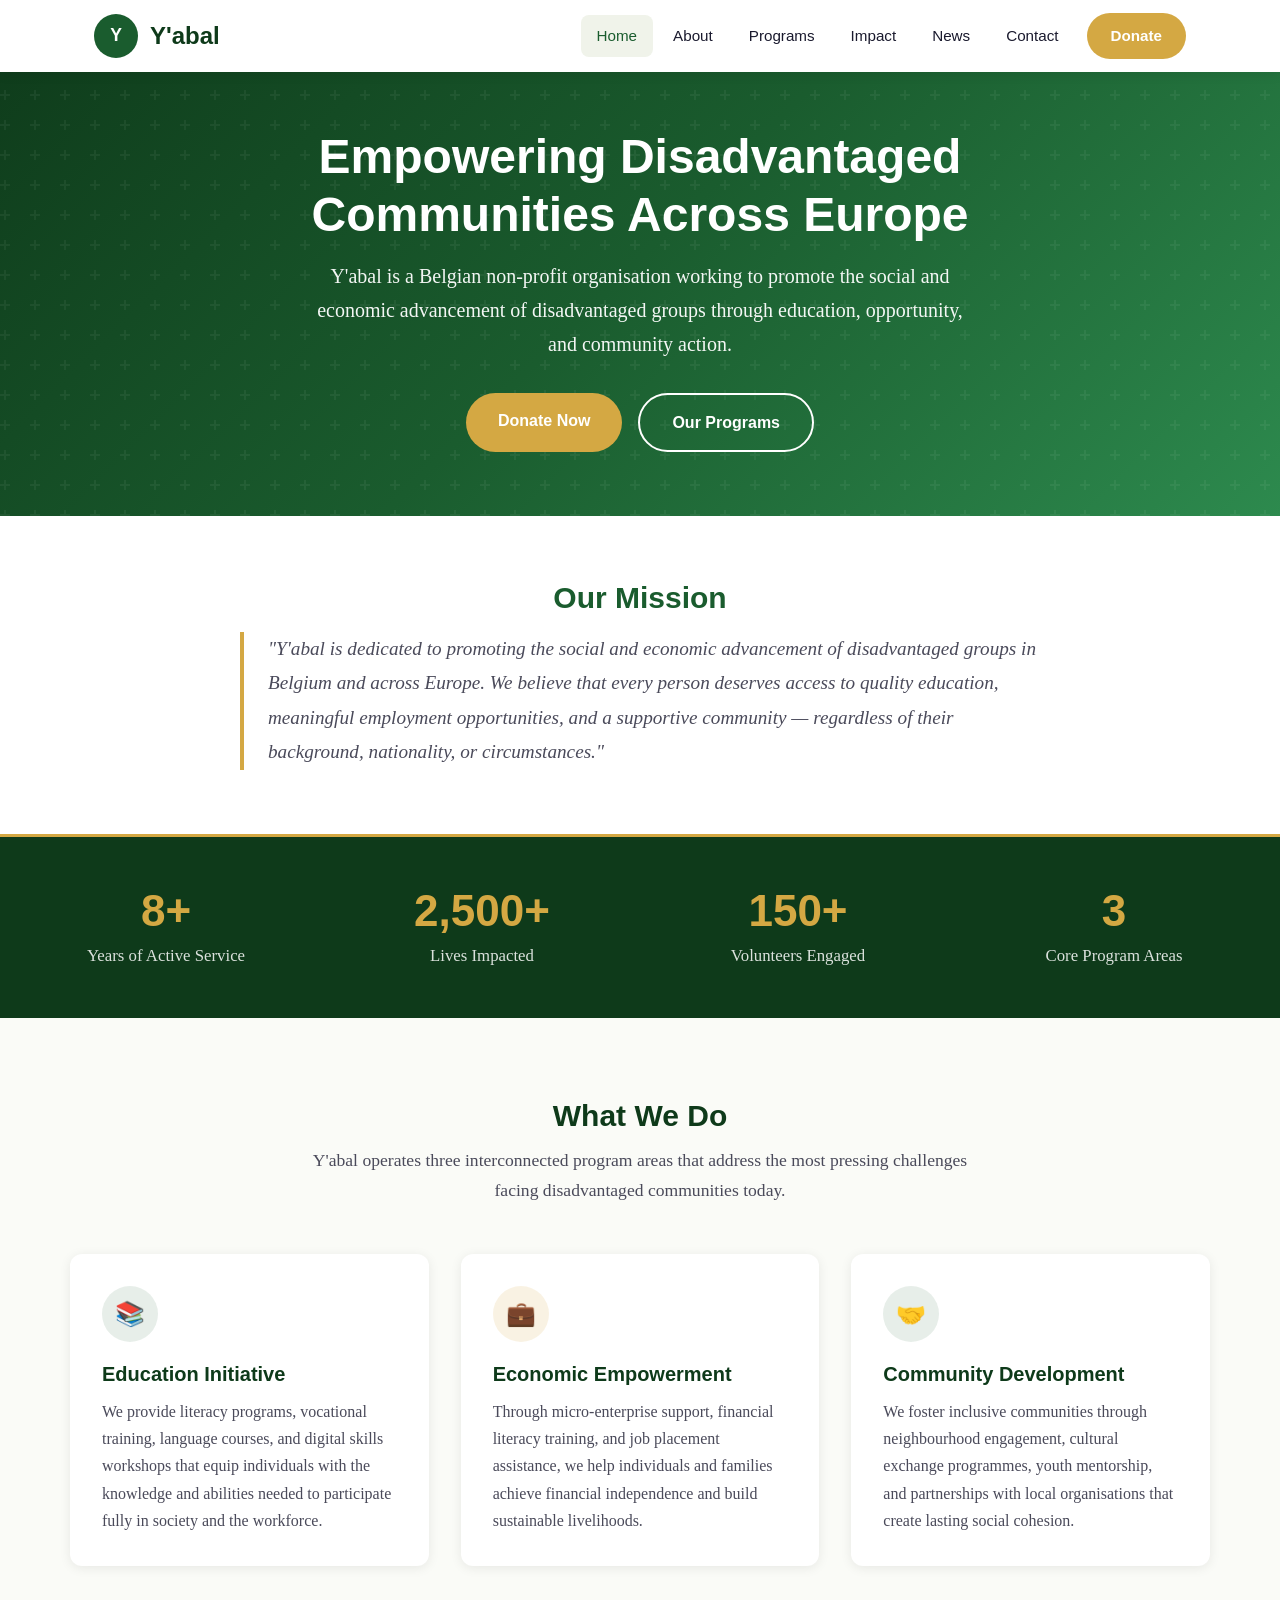
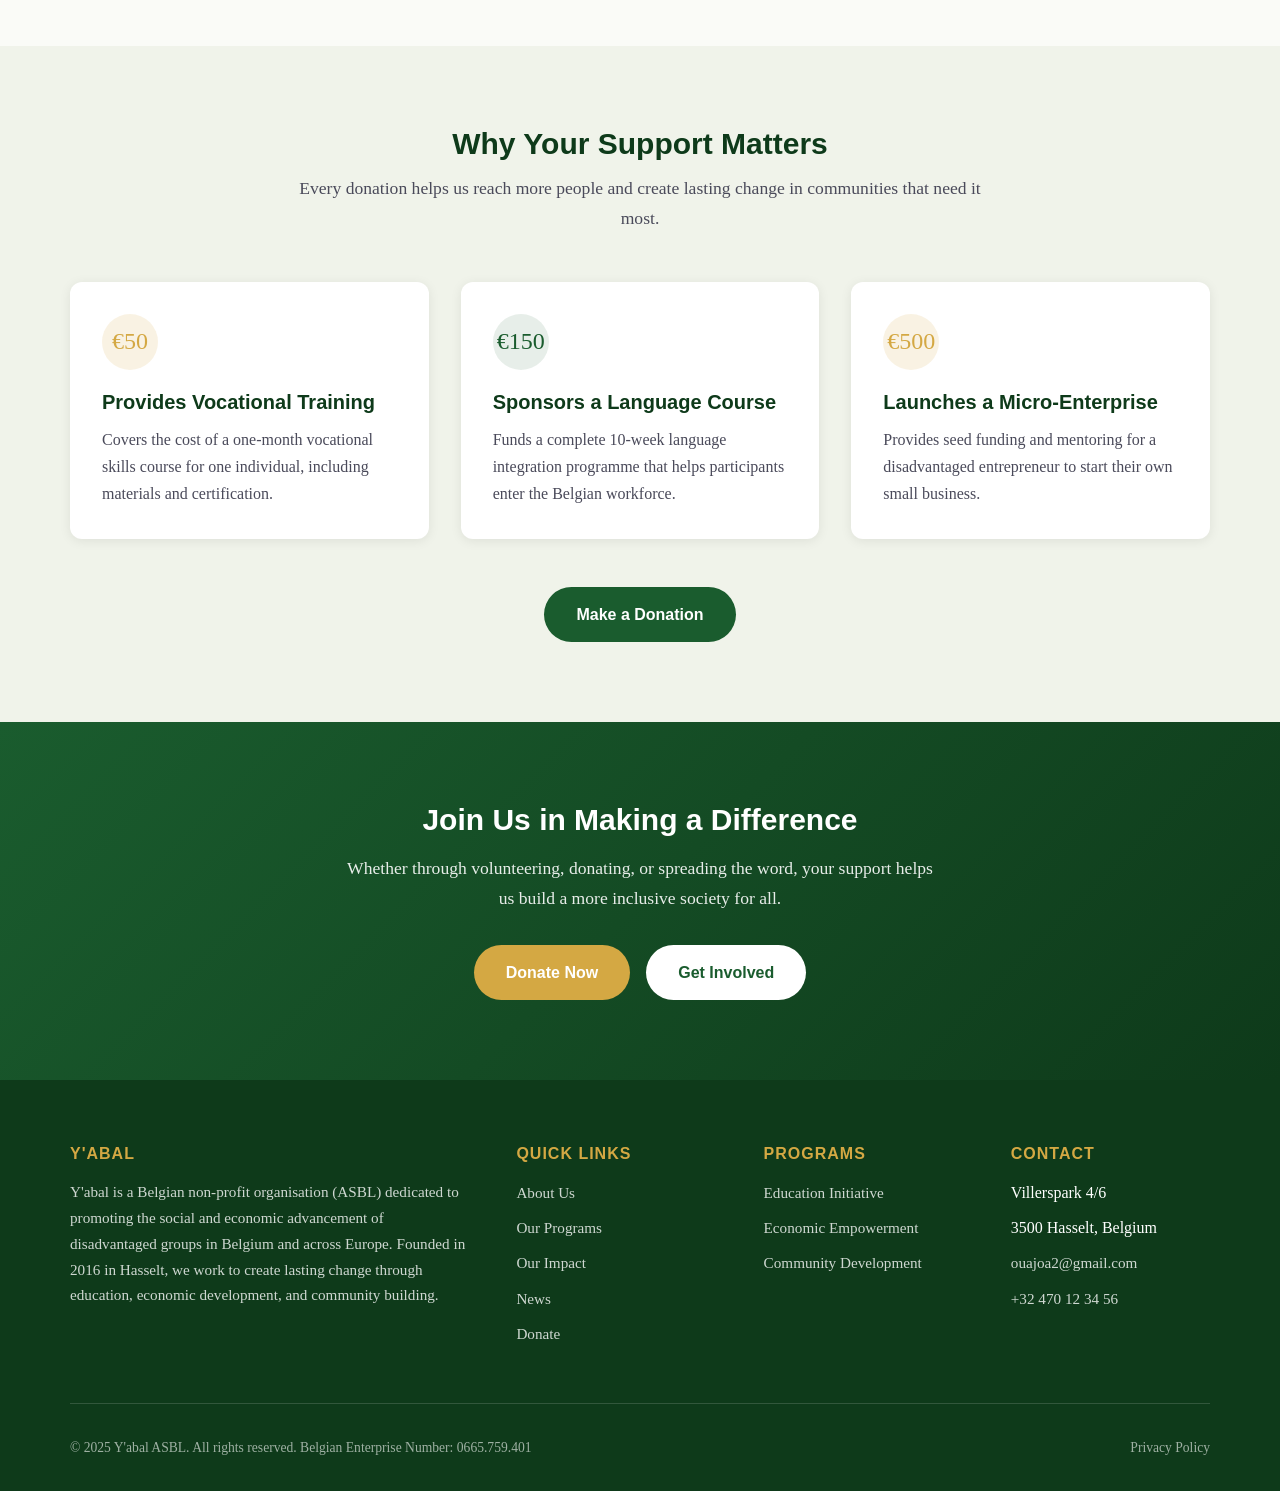
<file: index.html>
<!DOCTYPE html>
<html lang="en">
<head>
<meta charset="UTF-8">
<meta name="viewport" content="width=device-width,initial-scale=1">
<title>Y'abal | Social & Economic Advancement for Disadvantaged Groups</title>
<meta name="description" content="Y'abal is a Belgian non-profit (ASBL) dedicated to promoting the social and economic advancement of disadvantaged groups through education, economic development, and community building.">
<link rel="canonical" href="https://yabal-nonprofit.pages.dev/index.html">
<link rel="stylesheet" href="css/style.css">
</head>
<body>

<nav class="nav" id="nav">
  <div class="nav-inner">
    <a href="index.html" class="nav-logo">
      <div class="nav-logo-icon">Y</div>
      Y'abal
    </a>
    <button class="nav-toggle" id="navToggle" aria-label="Toggle navigation menu">
      <span></span><span></span><span></span>
    </button>
    <div class="nav-links" id="navLinks">
      <a href="index.html">Home</a>
      <a href="about.html">About</a>
      <a href="programs.html">Programs</a>
      <a href="impact.html">Impact</a>
      <a href="news.html">News</a>
      <a href="contact.html">Contact</a>
      <a href="donate.html" class="nav-donate-btn">Donate</a>
    </div>
  </div>
</nav>

<section class="hero">
  <div class="hero-content">
    <h1>Empowering Disadvantaged Communities Across Europe</h1>
    <p>Y'abal is a Belgian non-profit organisation working to promote the social and economic advancement of disadvantaged groups through education, opportunity, and community action.</p>
    <div class="hero-btns">
      <a href="donate.html" class="btn btn-primary">Donate Now</a>
      <a href="programs.html" class="btn btn-outline">Our Programs</a>
    </div>
  </div>
</section>

<section class="mission-banner">
  <div class="mission-inner">
    <h2>Our Mission</h2>
    <blockquote>
      "Y'abal is dedicated to promoting the social and economic advancement of disadvantaged groups in Belgium and across Europe. We believe that every person deserves access to quality education, meaningful employment opportunities, and a supportive community — regardless of their background, nationality, or circumstances."
    </blockquote>
  </div>
</section>

<section class="stats">
  <div class="stat">
    <h3>8+</h3>
    <p>Years of Active Service</p>
  </div>
  <div class="stat">
    <h3>2,500+</h3>
    <p>Lives Impacted</p>
  </div>
  <div class="stat">
    <h3>150+</h3>
    <p>Volunteers Engaged</p>
  </div>
  <div class="stat">
    <h3>3</h3>
    <p>Core Program Areas</p>
  </div>
</section>

<section class="section">
  <div class="container">
    <div class="section-header">
      <h2>What We Do</h2>
      <p>Y'abal operates three interconnected program areas that address the most pressing challenges facing disadvantaged communities today.</p>
    </div>
    <div class="card-grid card-grid-3">
      <div class="card">
        <div class="card-icon card-icon-green">📚</div>
        <h3>Education Initiative</h3>
        <p>We provide literacy programs, vocational training, language courses, and digital skills workshops that equip individuals with the knowledge and abilities needed to participate fully in society and the workforce.</p>
      </div>
      <div class="card">
        <div class="card-icon card-icon-gold">💼</div>
        <h3>Economic Empowerment</h3>
        <p>Through micro-enterprise support, financial literacy training, and job placement assistance, we help individuals and families achieve financial independence and build sustainable livelihoods.</p>
      </div>
      <div class="card">
        <div class="card-icon card-icon-green">🤝</div>
        <h3>Community Development</h3>
        <p>We foster inclusive communities through neighbourhood engagement, cultural exchange programmes, youth mentorship, and partnerships with local organisations that create lasting social cohesion.</p>
      </div>
    </div>
  </div>
</section>

<section class="section section-alt">
  <div class="container">
    <div class="section-header">
      <h2>Why Your Support Matters</h2>
      <p>Every donation helps us reach more people and create lasting change in communities that need it most.</p>
    </div>
    <div class="card-grid card-grid-3">
      <div class="card">
        <div class="card-icon card-icon-gold">€50</div>
        <h3>Provides Vocational Training</h3>
        <p>Covers the cost of a one-month vocational skills course for one individual, including materials and certification.</p>
      </div>
      <div class="card">
        <div class="card-icon card-icon-green">€150</div>
        <h3>Sponsors a Language Course</h3>
        <p>Funds a complete 10-week language integration programme that helps participants enter the Belgian workforce.</p>
      </div>
      <div class="card">
        <div class="card-icon card-icon-gold">€500</div>
        <h3>Launches a Micro-Enterprise</h3>
        <p>Provides seed funding and mentoring for a disadvantaged entrepreneur to start their own small business.</p>
      </div>
    </div>
    <div style="text-align:center;margin-top:3rem">
      <a href="donate.html" class="btn btn-green">Make a Donation</a>
    </div>
  </div>
</section>

<section class="cta">
  <div class="container">
    <h2>Join Us in Making a Difference</h2>
    <p>Whether through volunteering, donating, or spreading the word, your support helps us build a more inclusive society for all.</p>
    <div class="hero-btns">
      <a href="donate.html" class="btn btn-primary">Donate Now</a>
      <a href="contact.html" class="btn btn-white">Get Involved</a>
    </div>
  </div>
</section>

<footer class="footer">
  <div class="footer-grid">
    <div>
      <h4>Y'abal</h4>
      <p>Y'abal is a Belgian non-profit organisation (ASBL) dedicated to promoting the social and economic advancement of disadvantaged groups in Belgium and across Europe. Founded in 2016 in Hasselt, we work to create lasting change through education, economic development, and community building.</p>
    </div>
    <div>
      <h4>Quick Links</h4>
      <ul class="footer-links">
        <li><a href="about.html">About Us</a></li>
        <li><a href="programs.html">Our Programs</a></li>
        <li><a href="impact.html">Our Impact</a></li>
        <li><a href="news.html">News</a></li>
        <li><a href="donate.html">Donate</a></li>
      </ul>
    </div>
    <div>
      <h4>Programs</h4>
      <ul class="footer-links">
        <li><a href="programs.html#education">Education Initiative</a></li>
        <li><a href="programs.html#economic">Economic Empowerment</a></li>
        <li><a href="programs.html#community">Community Development</a></li>
      </ul>
    </div>
    <div>
      <h4>Contact</h4>
      <ul class="footer-links">
        <li>Villerspark 4/6</li>
        <li>3500 Hasselt, Belgium</li>
        <li><a href="mailto:ouajoa2@gmail.com">ouajoa2@gmail.com</a></li>
        <li><a href="tel:+32470123456">+32 470 12 34 56</a></li>
      </ul>
    </div>
  </div>
  <div class="footer-bottom">
    <p>&copy; 2025 Y'abal ASBL. All rights reserved. Belgian Enterprise Number: 0665.759.401</p>
    <p><a href="privacy-policy.html">Privacy Policy</a></p>
  </div>
</footer>

<script src="js/main.js"></script>
</body>
</html>
</file>
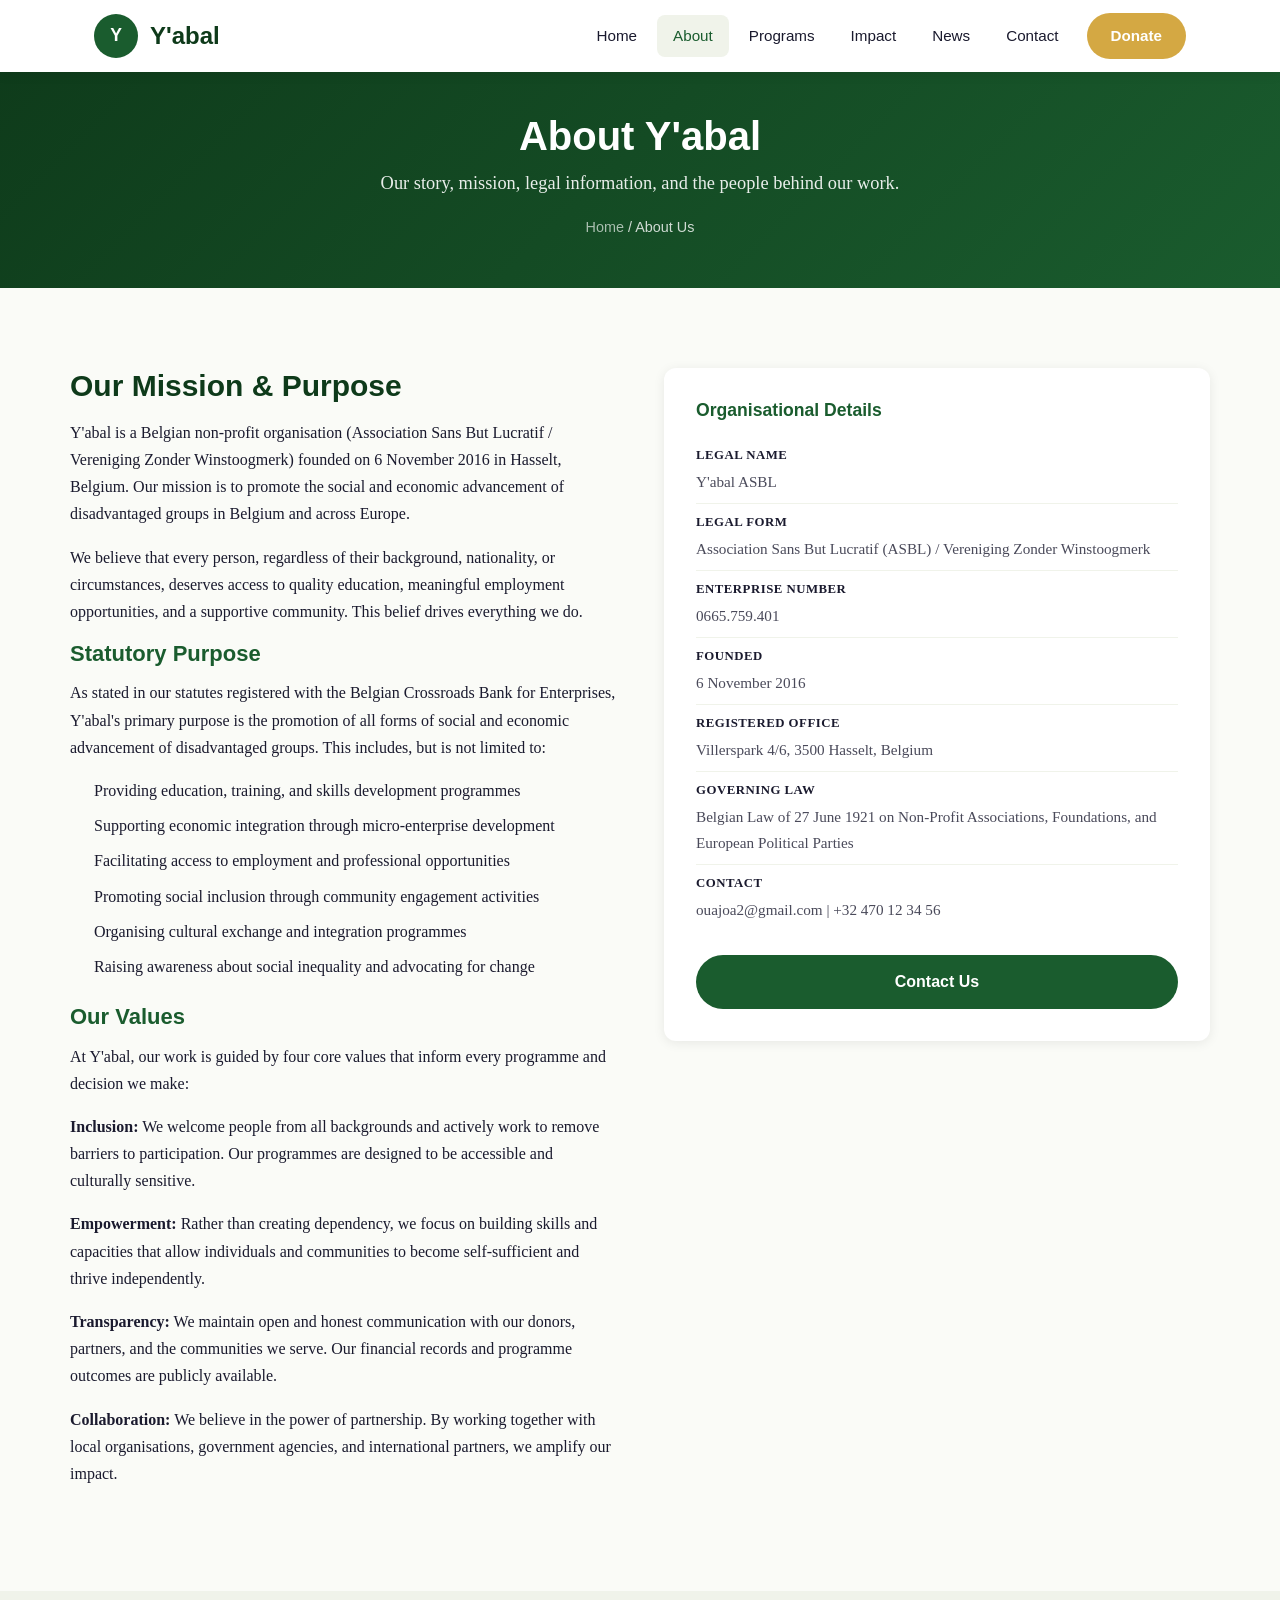
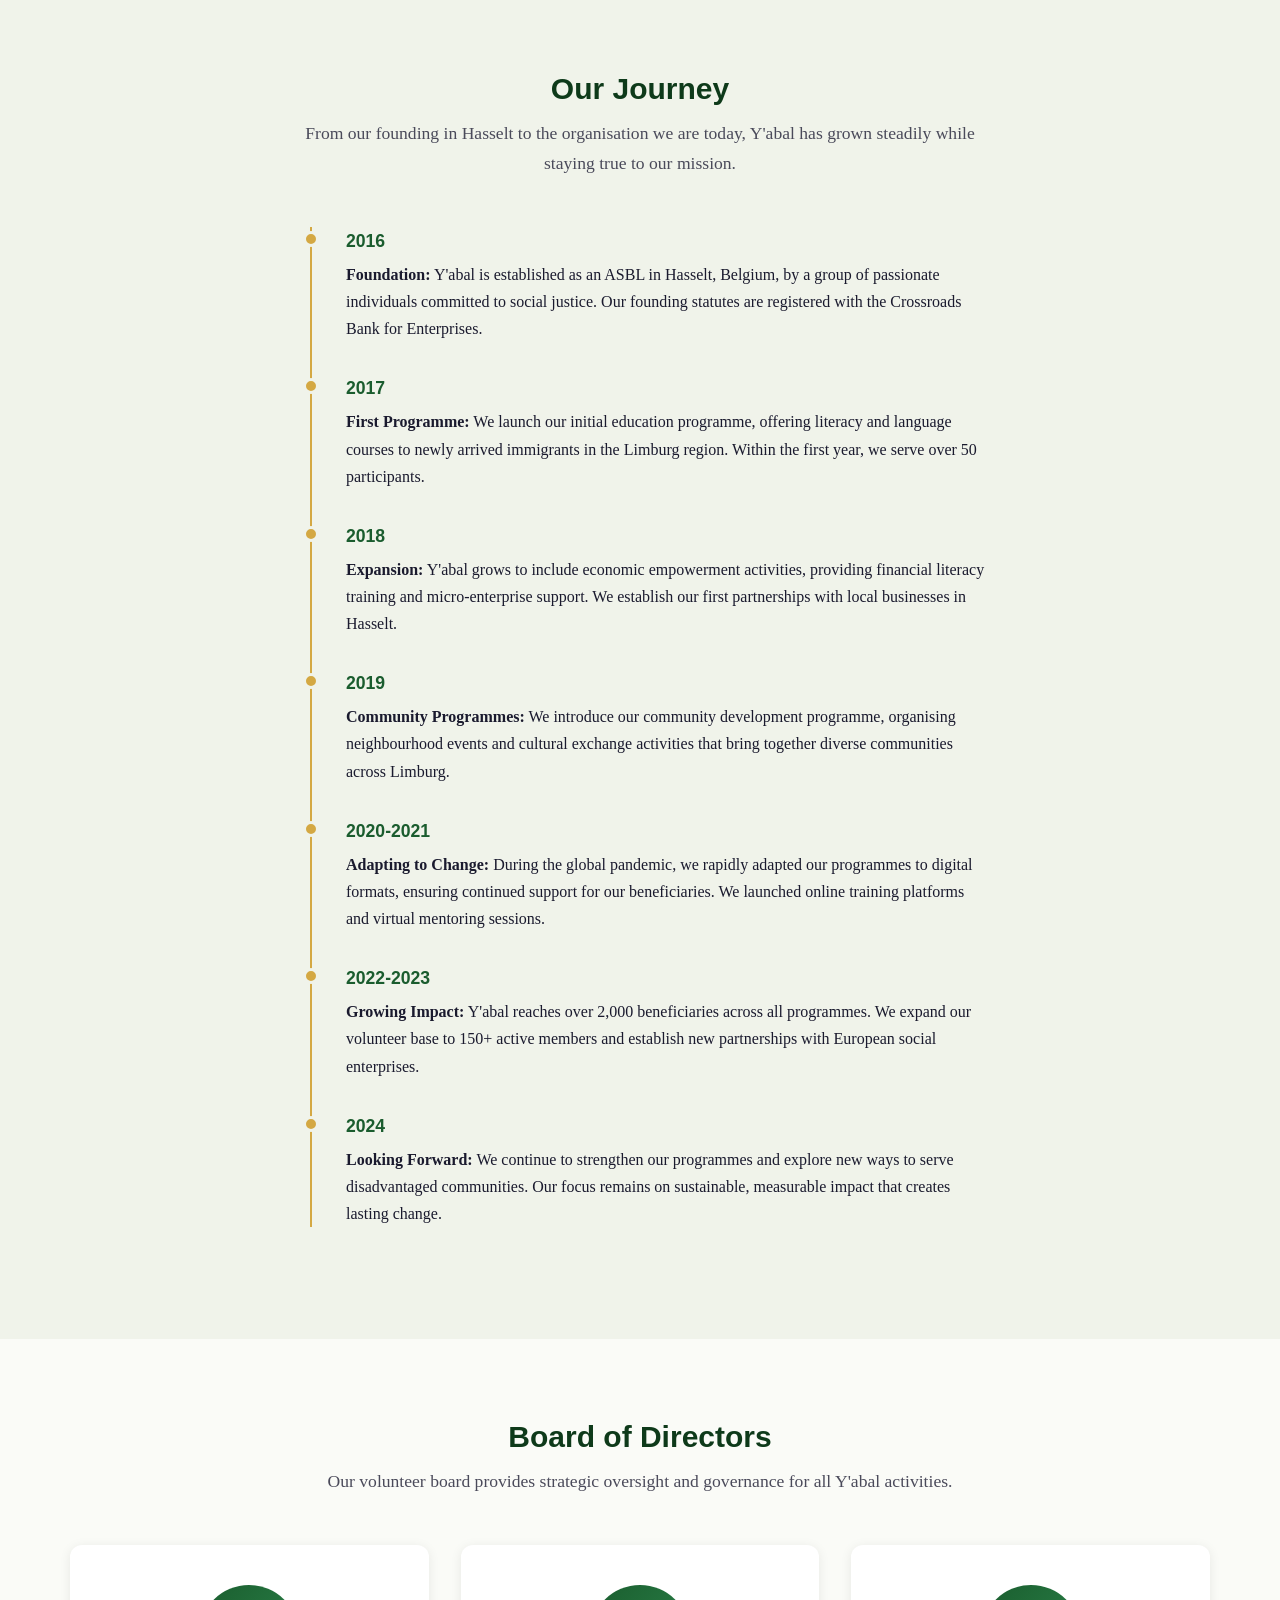
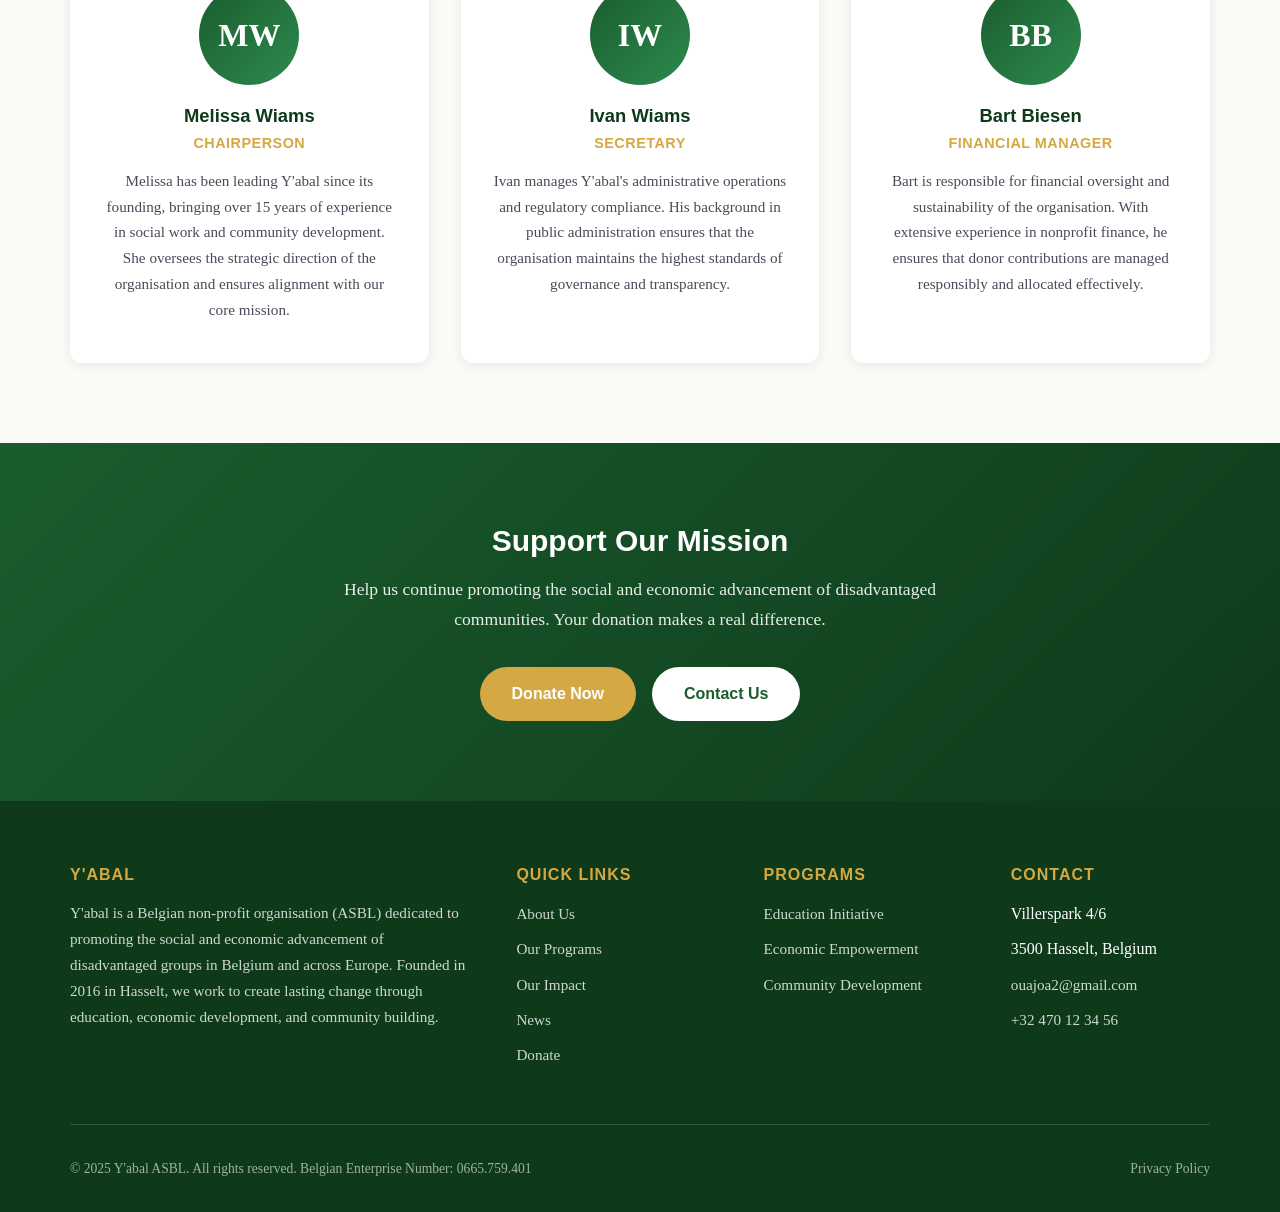
<file: about.html>
<!DOCTYPE html>
<html lang="en">
<head>
<meta charset="UTF-8">
<meta name="viewport" content="width=device-width,initial-scale=1">
<title>About Y'abal | Our Story, Mission & Legal Information</title>
<meta name="description" content="Learn about Y'abal ASBL — a Belgian non-profit founded in 2016 in Hasselt, dedicated to social and economic advancement of disadvantaged groups.">
<link rel="canonical" href="https://yabal-nonprofit.pages.dev/about.html">
<link rel="stylesheet" href="css/style.css">
</head>
<body>

<nav class="nav" id="nav">
  <div class="nav-inner">
    <a href="index.html" class="nav-logo">
      <div class="nav-logo-icon">Y</div>
      Y'abal
    </a>
    <button class="nav-toggle" id="navToggle" aria-label="Toggle navigation menu">
      <span></span><span></span><span></span>
    </button>
    <div class="nav-links" id="navLinks">
      <a href="index.html">Home</a>
      <a href="about.html">About</a>
      <a href="programs.html">Programs</a>
      <a href="impact.html">Impact</a>
      <a href="news.html">News</a>
      <a href="contact.html">Contact</a>
      <a href="donate.html" class="nav-donate-btn">Donate</a>
    </div>
  </div>
</nav>

<section class="page-header">
  <div class="container">
    <h1>About Y'abal</h1>
    <p>Our story, mission, legal information, and the people behind our work.</p>
    <div class="breadcrumb"><a href="index.html">Home</a> / About Us</div>
  </div>
</section>

<section class="section">
  <div class="container">
    <div class="about-grid">
      <div class="about-text">
        <h2>Our Mission & Purpose</h2>
        <p>Y'abal is a Belgian non-profit organisation (Association Sans But Lucratif / Vereniging Zonder Winstoogmerk) founded on 6 November 2016 in Hasselt, Belgium. Our mission is to promote the social and economic advancement of disadvantaged groups in Belgium and across Europe.</p>
        <p>We believe that every person, regardless of their background, nationality, or circumstances, deserves access to quality education, meaningful employment opportunities, and a supportive community. This belief drives everything we do.</p>
        
        <h3>Statutory Purpose</h3>
        <p>As stated in our statutes registered with the Belgian Crossroads Bank for Enterprises, Y'abal's primary purpose is the promotion of all forms of social and economic advancement of disadvantaged groups. This includes, but is not limited to:</p>
        <ul style="padding-left:1.5rem;margin-bottom:1.5rem">
          <li style="margin-bottom:0.5rem">Providing education, training, and skills development programmes</li>
          <li style="margin-bottom:0.5rem">Supporting economic integration through micro-enterprise development</li>
          <li style="margin-bottom:0.5rem">Facilitating access to employment and professional opportunities</li>
          <li style="margin-bottom:0.5rem">Promoting social inclusion through community engagement activities</li>
          <li style="margin-bottom:0.5rem">Organising cultural exchange and integration programmes</li>
          <li style="margin-bottom:0.5rem">Raising awareness about social inequality and advocating for change</li>
        </ul>

        <h3>Our Values</h3>
        <p>At Y'abal, our work is guided by four core values that inform every programme and decision we make:</p>
        <div style="margin-bottom:1.5rem">
          <p><strong>Inclusion:</strong> We welcome people from all backgrounds and actively work to remove barriers to participation. Our programmes are designed to be accessible and culturally sensitive.</p>
          <p><strong>Empowerment:</strong> Rather than creating dependency, we focus on building skills and capacities that allow individuals and communities to become self-sufficient and thrive independently.</p>
          <p><strong>Transparency:</strong> We maintain open and honest communication with our donors, partners, and the communities we serve. Our financial records and programme outcomes are publicly available.</p>
          <p><strong>Collaboration:</strong> We believe in the power of partnership. By working together with local organisations, government agencies, and international partners, we amplify our impact.</p>
        </div>
      </div>
      <div class="about-sidebar">
        <h3>Organisational Details</h3>
        <ul>
          <li>
            <strong>Legal Name</strong>
            Y'abal ASBL
          </li>
          <li>
            <strong>Legal Form</strong>
            Association Sans But Lucratif (ASBL) / Vereniging Zonder Winstoogmerk
          </li>
          <li>
            <strong>Enterprise Number</strong>
            0665.759.401
          </li>
          <li>
            <strong>Founded</strong>
            6 November 2016
          </li>
          <li>
            <strong>Registered Office</strong>
            Villerspark 4/6, 3500 Hasselt, Belgium
          </li>
          <li>
            <strong>Governing Law</strong>
            Belgian Law of 27 June 1921 on Non-Profit Associations, Foundations, and European Political Parties
          </li>
          <li>
            <strong>Contact</strong>
            ouajoa2@gmail.com | +32 470 12 34 56
          </li>
        </ul>
        <a href="contact.html" class="btn btn-green" style="width:100%;text-align:center;display:block">Contact Us</a>
      </div>
    </div>
  </div>
</section>

<section class="section section-alt">
  <div class="container">
    <div class="section-header">
      <h2>Our Journey</h2>
      <p>From our founding in Hasselt to the organisation we are today, Y'abal has grown steadily while staying true to our mission.</p>
    </div>
    <div class="timeline">
      <div class="timeline-item">
        <div class="timeline-year">2016</div>
        <p><strong>Foundation:</strong> Y'abal is established as an ASBL in Hasselt, Belgium, by a group of passionate individuals committed to social justice. Our founding statutes are registered with the Crossroads Bank for Enterprises.</p>
      </div>
      <div class="timeline-item">
        <div class="timeline-year">2017</div>
        <p><strong>First Programme:</strong> We launch our initial education programme, offering literacy and language courses to newly arrived immigrants in the Limburg region. Within the first year, we serve over 50 participants.</p>
      </div>
      <div class="timeline-item">
        <div class="timeline-year">2018</div>
        <p><strong>Expansion:</strong> Y'abal grows to include economic empowerment activities, providing financial literacy training and micro-enterprise support. We establish our first partnerships with local businesses in Hasselt.</p>
      </div>
      <div class="timeline-item">
        <div class="timeline-year">2019</div>
        <p><strong>Community Programmes:</strong> We introduce our community development programme, organising neighbourhood events and cultural exchange activities that bring together diverse communities across Limburg.</p>
      </div>
      <div class="timeline-item">
        <div class="timeline-year">2020-2021</div>
        <p><strong>Adapting to Change:</strong> During the global pandemic, we rapidly adapted our programmes to digital formats, ensuring continued support for our beneficiaries. We launched online training platforms and virtual mentoring sessions.</p>
      </div>
      <div class="timeline-item">
        <div class="timeline-year">2022-2023</div>
        <p><strong>Growing Impact:</strong> Y'abal reaches over 2,000 beneficiaries across all programmes. We expand our volunteer base to 150+ active members and establish new partnerships with European social enterprises.</p>
      </div>
      <div class="timeline-item">
        <div class="timeline-year">2024</div>
        <p><strong>Looking Forward:</strong> We continue to strengthen our programmes and explore new ways to serve disadvantaged communities. Our focus remains on sustainable, measurable impact that creates lasting change.</p>
      </div>
    </div>
  </div>
</section>

<section class="section">
  <div class="container">
    <div class="section-header">
      <h2>Board of Directors</h2>
      <p>Our volunteer board provides strategic oversight and governance for all Y'abal activities.</p>
    </div>
    <div class="card-grid card-grid-3">
      <div class="card team-card">
        <div class="team-avatar">MW</div>
        <h3>Melissa Wiams</h3>
        <div class="team-role">Chairperson</div>
        <p>Melissa has been leading Y'abal since its founding, bringing over 15 years of experience in social work and community development. She oversees the strategic direction of the organisation and ensures alignment with our core mission.</p>
      </div>
      <div class="card team-card">
        <div class="team-avatar">IW</div>
        <h3>Ivan Wiams</h3>
        <div class="team-role">Secretary</div>
        <p>Ivan manages Y'abal's administrative operations and regulatory compliance. His background in public administration ensures that the organisation maintains the highest standards of governance and transparency.</p>
      </div>
      <div class="card team-card">
        <div class="team-avatar">BB</div>
        <h3>Bart Biesen</h3>
        <div class="team-role">Financial Manager</div>
        <p>Bart is responsible for financial oversight and sustainability of the organisation. With extensive experience in nonprofit finance, he ensures that donor contributions are managed responsibly and allocated effectively.</p>
      </div>
    </div>
  </div>
</section>

<section class="cta">
  <div class="container">
    <h2>Support Our Mission</h2>
    <p>Help us continue promoting the social and economic advancement of disadvantaged communities. Your donation makes a real difference.</p>
    <div class="hero-btns">
      <a href="donate.html" class="btn btn-primary">Donate Now</a>
      <a href="contact.html" class="btn btn-white">Contact Us</a>
    </div>
  </div>
</section>

<footer class="footer">
  <div class="footer-grid">
    <div>
      <h4>Y'abal</h4>
      <p>Y'abal is a Belgian non-profit organisation (ASBL) dedicated to promoting the social and economic advancement of disadvantaged groups in Belgium and across Europe. Founded in 2016 in Hasselt, we work to create lasting change through education, economic development, and community building.</p>
    </div>
    <div>
      <h4>Quick Links</h4>
      <ul class="footer-links">
        <li><a href="about.html">About Us</a></li>
        <li><a href="programs.html">Our Programs</a></li>
        <li><a href="impact.html">Our Impact</a></li>
        <li><a href="news.html">News</a></li>
        <li><a href="donate.html">Donate</a></li>
      </ul>
    </div>
    <div>
      <h4>Programs</h4>
      <ul class="footer-links">
        <li><a href="programs.html#education">Education Initiative</a></li>
        <li><a href="programs.html#economic">Economic Empowerment</a></li>
        <li><a href="programs.html#community">Community Development</a></li>
      </ul>
    </div>
    <div>
      <h4>Contact</h4>
      <ul class="footer-links">
        <li>Villerspark 4/6</li>
        <li>3500 Hasselt, Belgium</li>
        <li><a href="mailto:ouajoa2@gmail.com">ouajoa2@gmail.com</a></li>
        <li><a href="tel:+32470123456">+32 470 12 34 56</a></li>
      </ul>
    </div>
  </div>
  <div class="footer-bottom">
    <p>&copy; 2025 Y'abal ASBL. All rights reserved. Belgian Enterprise Number: 0665.759.401</p>
    <p><a href="privacy-policy.html">Privacy Policy</a></p>
  </div>
</footer>

<script src="js/main.js"></script>
</body>
</html>
</file>
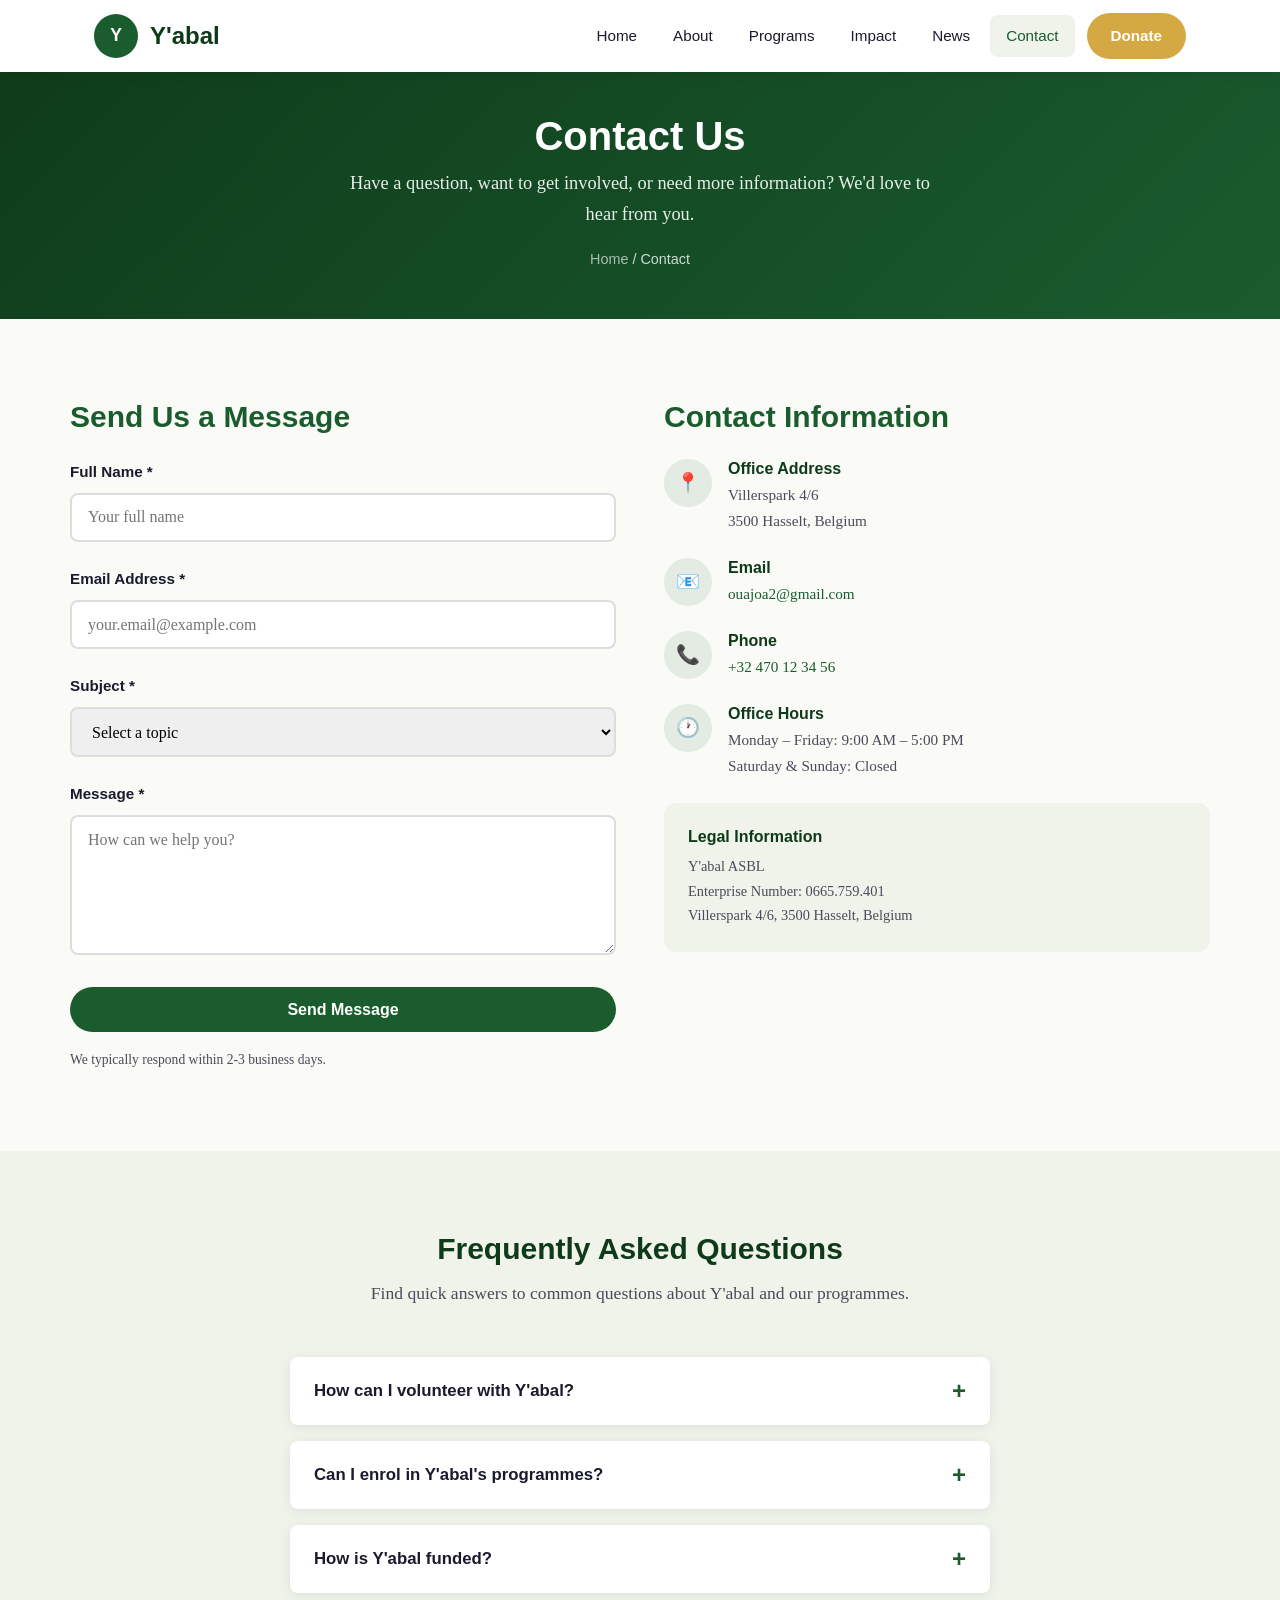
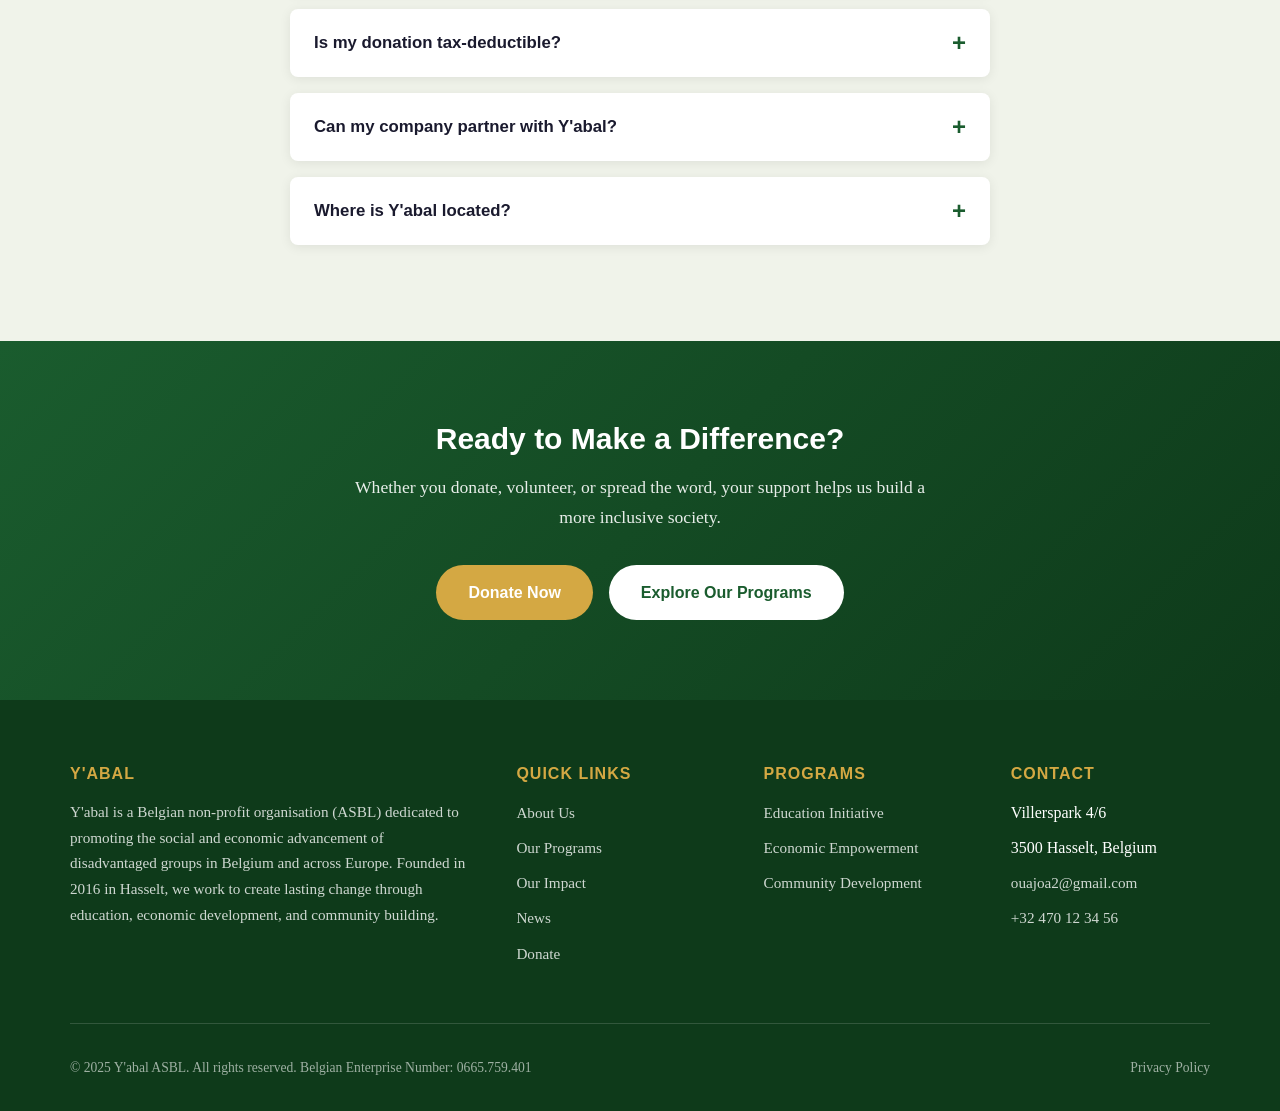
<file: contact.html>
<!DOCTYPE html>
<html lang="en">
<head>
<meta charset="UTF-8">
<meta name="viewport" content="width=device-width,initial-scale=1">
<title>Contact Y'abal | Get in Touch</title>
<meta name="description" content="Contact Y'abal ASBL. Reach us by email, phone, or visit our office in Hasselt, Belgium. We're here to answer your questions and discuss how you can get involved.">
<link rel="canonical" href="https://yabal-nonprofit.pages.dev/contact.html">
<link rel="stylesheet" href="css/style.css">
</head>
<body>

<nav class="nav" id="nav">
  <div class="nav-inner">
    <a href="index.html" class="nav-logo">
      <div class="nav-logo-icon">Y</div>
      Y'abal
    </a>
    <button class="nav-toggle" id="navToggle" aria-label="Toggle navigation menu">
      <span></span><span></span><span></span>
    </button>
    <div class="nav-links" id="navLinks">
      <a href="index.html">Home</a>
      <a href="about.html">About</a>
      <a href="programs.html">Programs</a>
      <a href="impact.html">Impact</a>
      <a href="news.html">News</a>
      <a href="contact.html">Contact</a>
      <a href="donate.html" class="nav-donate-btn">Donate</a>
    </div>
  </div>
</nav>

<section class="page-header">
  <div class="container">
    <h1>Contact Us</h1>
    <p>Have a question, want to get involved, or need more information? We'd love to hear from you.</p>
    <div class="breadcrumb"><a href="index.html">Home</a> / Contact</div>
  </div>
</section>

<section class="section">
  <div class="container">
    <div class="contact-grid">
      <div>
        <h2 style="color:var(--primary);margin-bottom:1.5rem">Send Us a Message</h2>
        <form id="contactForm" action="https://formspree.io/f/placeholder" method="POST">
          <input type="hidden" name="_next" value="https://yabal-nonprofit.pages.dev/contact.html">
          <input type="hidden" name="_subject" value="New contact from Y'abal website">
          <div class="form-group">
            <label for="name">Full Name *</label>
            <input type="text" id="name" name="name" required placeholder="Your full name">
          </div>
          <div class="form-group">
            <label for="email">Email Address *</label>
            <input type="email" id="email" name="email" required placeholder="your.email@example.com">
          </div>
          <div class="form-group">
            <label for="subject">Subject *</label>
            <select id="subject" name="subject" required>
              <option value="">Select a topic</option>
              <option value="General Inquiry">General Inquiry</option>
              <option value="Programme Information">Programme Information</option>
              <option value="Volunteering">Volunteering Opportunities</option>
              <option value="Donation">Donation Inquiry</option>
              <option value="Partnership">Partnership Proposal</option>
              <option value="Media">Media Inquiry</option>
              <option value="Other">Other</option>
            </select>
          </div>
          <div class="form-group">
            <label for="message">Message *</label>
            <textarea id="message" name="message" required placeholder="How can we help you?"></textarea>
          </div>
          <button type="submit" class="btn btn-green" style="width:100%;text-align:center">Send Message</button>
          <p style="font-size:0.85rem;color:var(--text-light);margin-top:1rem;margin-bottom:0">We typically respond within 2-3 business days.</p>
        </form>
      </div>
      <div>
        <h2 style="color:var(--primary);margin-bottom:1.5rem">Contact Information</h2>
        <div class="contact-info-card">
          <div class="contact-info-icon">📍</div>
          <div>
            <h4>Office Address</h4>
            <p>Villerspark 4/6<br>3500 Hasselt, Belgium</p>
          </div>
        </div>
        <div class="contact-info-card">
          <div class="contact-info-icon">📧</div>
          <div>
            <h4>Email</h4>
            <p><a href="mailto:ouajoa2@gmail.com">ouajoa2@gmail.com</a></p>
          </div>
        </div>
        <div class="contact-info-card">
          <div class="contact-info-icon">📞</div>
          <div>
            <h4>Phone</h4>
            <p><a href="tel:+32470123456">+32 470 12 34 56</a></p>
          </div>
        </div>
        <div class="contact-info-card">
          <div class="contact-info-icon">🕐</div>
          <div>
            <h4>Office Hours</h4>
            <p>Monday – Friday: 9:00 AM – 5:00 PM<br>Saturday & Sunday: Closed</p>
          </div>
        </div>
        <div style="background:var(--bg-alt);border-radius:var(--radius-lg);padding:1.5rem;margin-top:1.5rem">
          <h4 style="margin-bottom:0.5rem">Legal Information</h4>
          <p style="font-size:0.9rem;color:var(--text-light);margin-bottom:0">Y'abal ASBL<br>Enterprise Number: 0665.759.401<br>Villerspark 4/6, 3500 Hasselt, Belgium</p>
        </div>
      </div>
    </div>
  </div>
</section>

<section class="section section-alt">
  <div class="container">
    <div class="section-header">
      <h2>Frequently Asked Questions</h2>
      <p>Find quick answers to common questions about Y'abal and our programmes.</p>
    </div>
    <div style="max-width:700px;margin:0 auto">
      <div class="faq-item">
        <button class="faq-question">How can I volunteer with Y'abal?</button>
        <div class="faq-answer">
          <p>We welcome volunteers from all backgrounds. To get started, fill out the contact form above selecting "Volunteering Opportunities" as the subject, or email us at <a href="mailto:ouajoa2@gmail.com">ouajoa2@gmail.com</a>. We'll invite you for an introductory meeting to discuss your skills and interests, and match you with a programme that suits you best.</p>
        </div>
      </div>
      <div class="faq-item">
        <button class="faq-question">Can I enrol in Y'abal's programmes?</button>
        <div class="faq-answer">
          <p>Yes, all of our programmes are open to individuals who meet the eligibility criteria. Most of our programmes target disadvantaged individuals residing in Belgium. Contact us to discuss your situation and find the right programme for you. All programmes are provided free of charge.</p>
        </div>
      </div>
      <div class="faq-item">
        <button class="faq-question">How is Y'abal funded?</button>
        <div class="faq-answer">
          <p>Y'abal is funded through a combination of individual donations, grants from foundations and government programmes, corporate partnerships, and fundraising events. We are committed to transparency and publish our financial information on our <a href="impact.html">Impact page</a>.</p>
        </div>
      </div>
      <div class="faq-item">
        <button class="faq-question">Is my donation tax-deductible?</button>
        <div class="faq-answer">
          <p>As a registered Belgian ASBL, donations to Y'abal may be tax-deductible for Belgian taxpayers under the country's tax reduction system for donations to recognised non-profit organisations. Contact us at <a href="mailto:ouajoa2@gmail.com">ouajoa2@gmail.com</a> for specific details about tax benefits for your donation.</p>
        </div>
      </div>
      <div class="faq-item">
        <button class="faq-question">Can my company partner with Y'abal?</button>
        <div class="faq-answer">
          <p>We offer several partnership opportunities for businesses, including corporate volunteering programmes, employee matching gift schemes, event sponsorships, and cause-related marketing partnerships. Contact us to explore how a partnership can benefit both your business and disadvantaged communities.</p>
        </div>
      </div>
      <div class="faq-item">
        <button class="faq-question">Where is Y'abal located?</button>
        <div class="faq-answer">
          <p>Our office is located at Villerspark 4/6, 3500 Hasselt, Belgium. Our programmes operate across the Limburg region and, in some cases, in other parts of Belgium. You can visit us during office hours (Monday-Friday, 9AM-5PM) or contact us by phone or email.</p>
        </div>
      </div>
    </div>
  </div>
</section>

<section class="cta">
  <div class="container">
    <h2>Ready to Make a Difference?</h2>
    <p>Whether you donate, volunteer, or spread the word, your support helps us build a more inclusive society.</p>
    <div class="hero-btns">
      <a href="donate.html" class="btn btn-primary">Donate Now</a>
      <a href="programs.html" class="btn btn-white">Explore Our Programs</a>
    </div>
  </div>
</section>

<footer class="footer">
  <div class="footer-grid">
    <div>
      <h4>Y'abal</h4>
      <p>Y'abal is a Belgian non-profit organisation (ASBL) dedicated to promoting the social and economic advancement of disadvantaged groups in Belgium and across Europe. Founded in 2016 in Hasselt, we work to create lasting change through education, economic development, and community building.</p>
    </div>
    <div>
      <h4>Quick Links</h4>
      <ul class="footer-links">
        <li><a href="about.html">About Us</a></li>
        <li><a href="programs.html">Our Programs</a></li>
        <li><a href="impact.html">Our Impact</a></li>
        <li><a href="news.html">News</a></li>
        <li><a href="donate.html">Donate</a></li>
      </ul>
    </div>
    <div>
      <h4>Programs</h4>
      <ul class="footer-links">
        <li><a href="programs.html#education">Education Initiative</a></li>
        <li><a href="programs.html#economic">Economic Empowerment</a></li>
        <li><a href="programs.html#community">Community Development</a></li>
      </ul>
    </div>
    <div>
      <h4>Contact</h4>
      <ul class="footer-links">
        <li>Villerspark 4/6</li>
        <li>3500 Hasselt, Belgium</li>
        <li><a href="mailto:ouajoa2@gmail.com">ouajoa2@gmail.com</a></li>
        <li><a href="tel:+32470123456">+32 470 12 34 56</a></li>
      </ul>
    </div>
  </div>
  <div class="footer-bottom">
    <p>&copy; 2025 Y'abal ASBL. All rights reserved. Belgian Enterprise Number: 0665.759.401</p>
    <p><a href="privacy-policy.html">Privacy Policy</a></p>
  </div>
</footer>

<script src="js/main.js"></script>
</body>
</html>
</file>
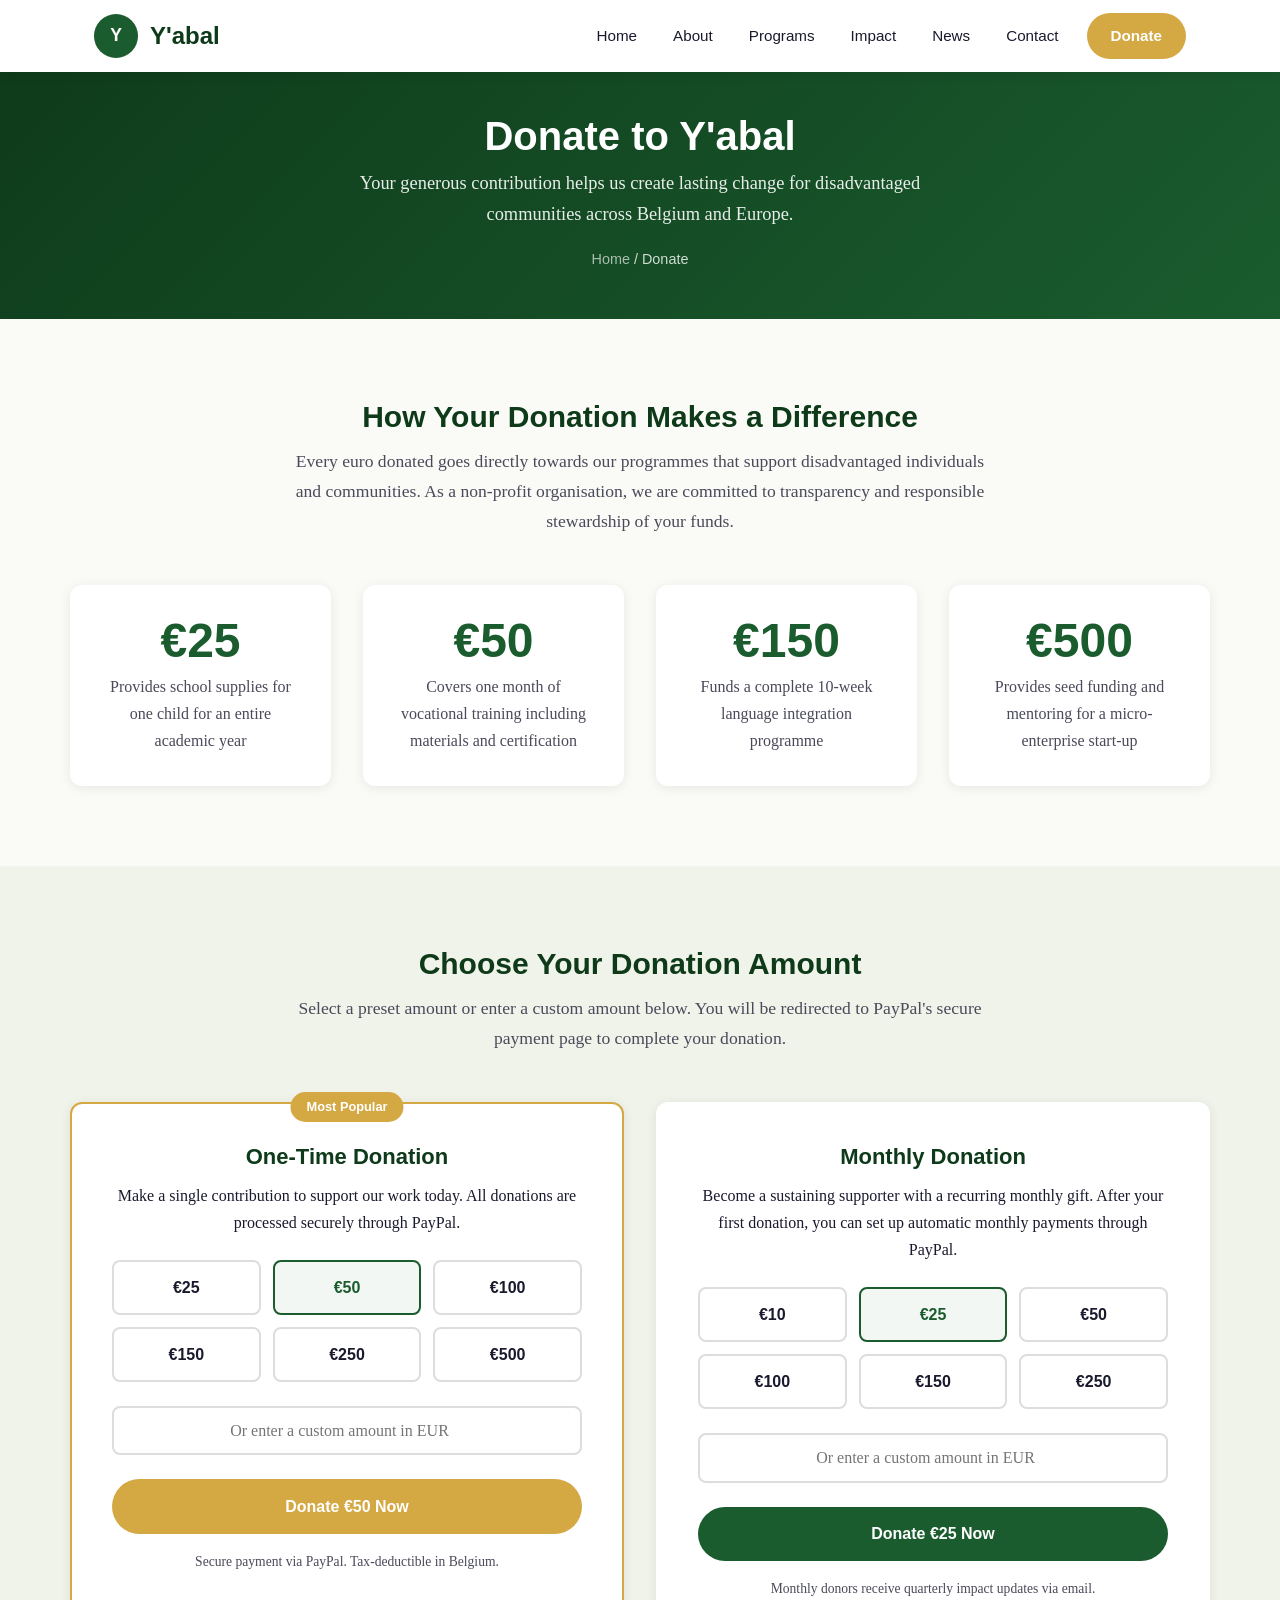
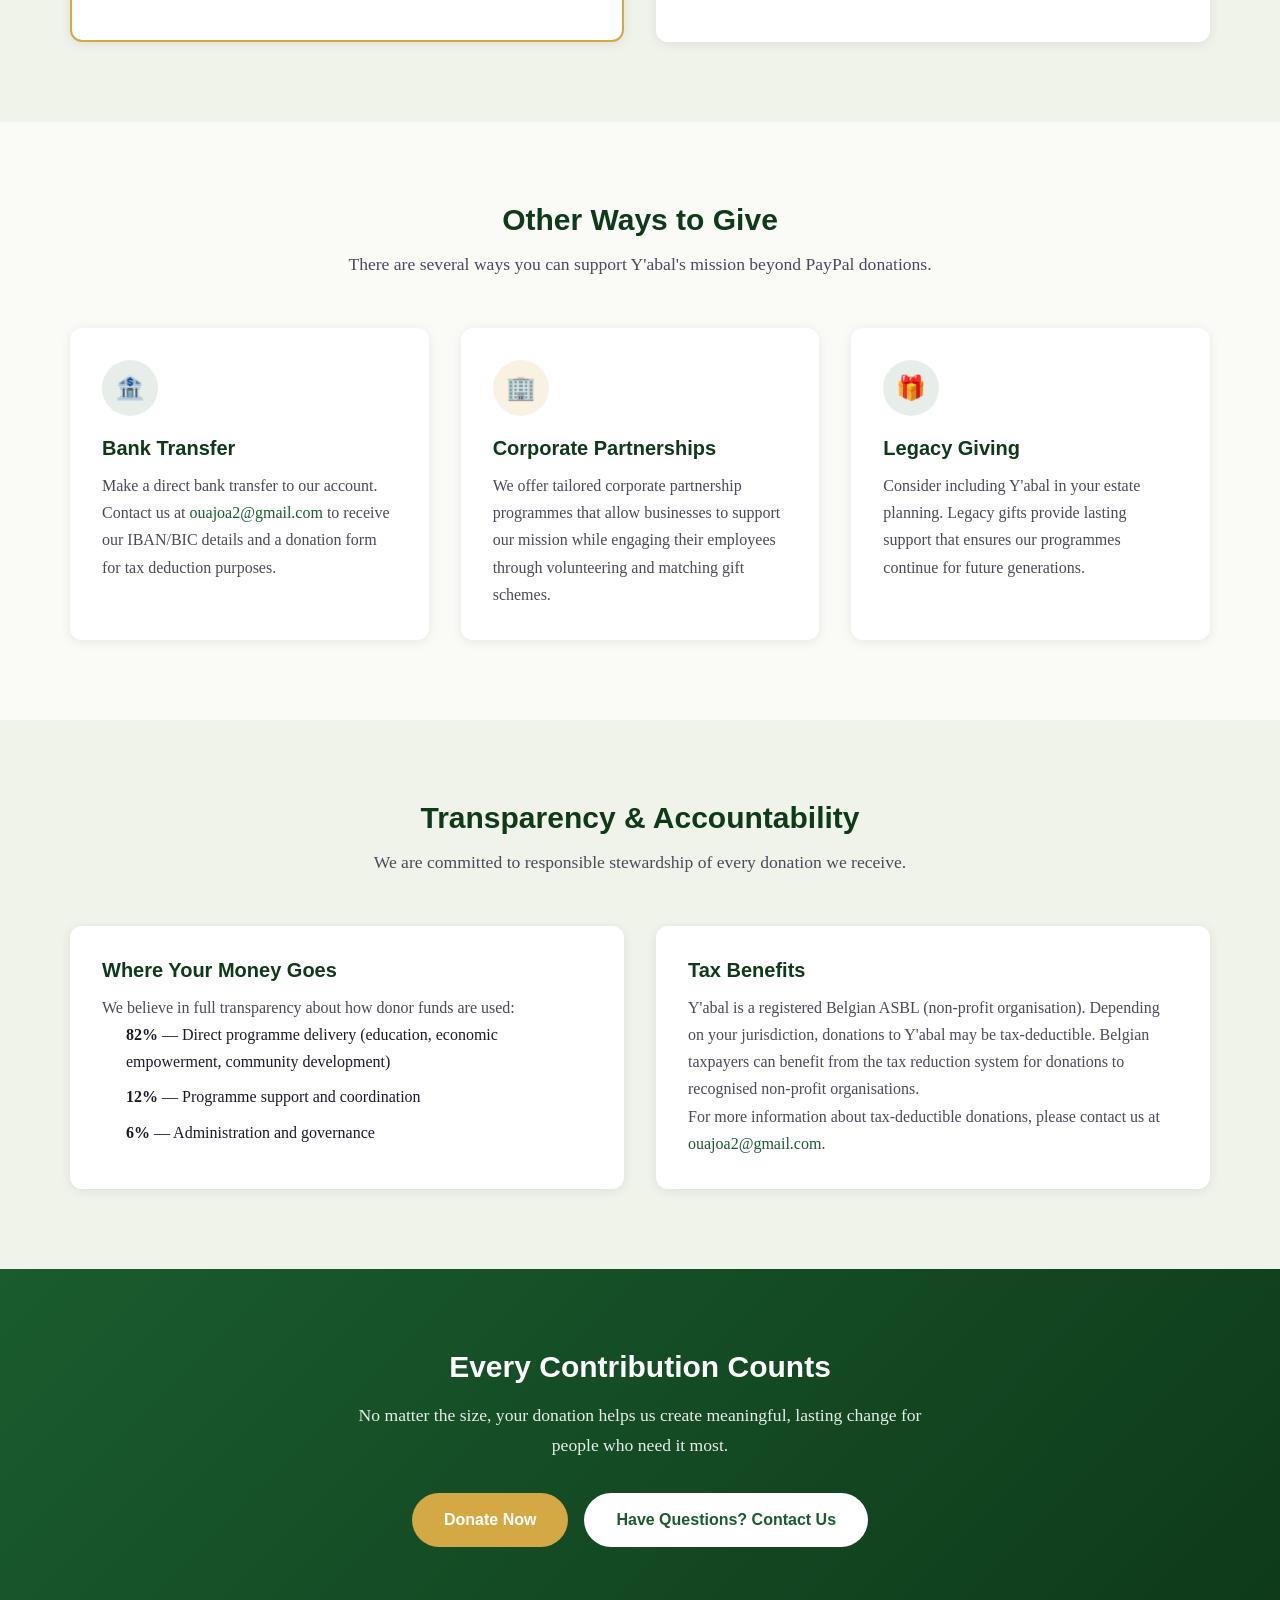
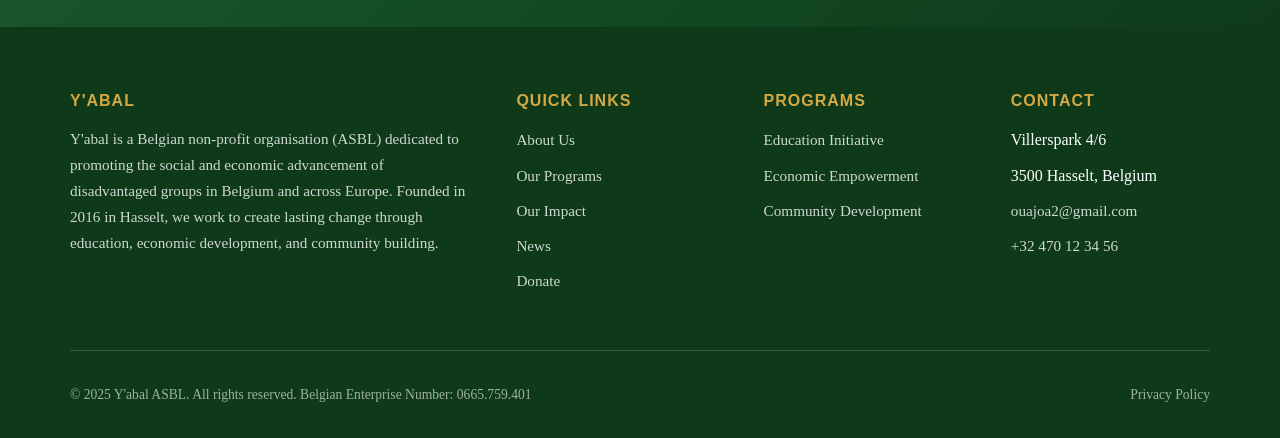
<file: donate.html>
<!DOCTYPE html>
<html lang="en">
<head>
<meta charset="UTF-8">
<meta name="viewport" content="width=device-width,initial-scale=1">
<title>Donate to Y'abal | Support Disadvantaged Communities</title>
<meta name="description" content="Support Y'abal's mission to promote social and economic advancement of disadvantaged groups. Your donation provides education, economic opportunity, and community support.">
<link rel="canonical" href="https://yabal-nonprofit.pages.dev/donate.html">
<link rel="stylesheet" href="css/style.css">
</head>
<body>

<nav class="nav" id="nav">
  <div class="nav-inner">
    <a href="index.html" class="nav-logo">
      <div class="nav-logo-icon">Y</div>
      Y'abal
    </a>
    <button class="nav-toggle" id="navToggle" aria-label="Toggle navigation menu">
      <span></span><span></span><span></span>
    </button>
    <div class="nav-links" id="navLinks">
      <a href="index.html">Home</a>
      <a href="about.html">About</a>
      <a href="programs.html">Programs</a>
      <a href="impact.html">Impact</a>
      <a href="news.html">News</a>
      <a href="contact.html">Contact</a>
      <a href="donate.html" class="nav-donate-btn">Donate</a>
    </div>
  </div>
</nav>

<section class="page-header">
  <div class="container">
    <h1>Donate to Y'abal</h1>
    <p>Your generous contribution helps us create lasting change for disadvantaged communities across Belgium and Europe.</p>
    <div class="breadcrumb"><a href="index.html">Home</a> / Donate</div>
  </div>
</section>

<section class="section">
  <div class="container">
    <div class="section-header">
      <h2>How Your Donation Makes a Difference</h2>
      <p>Every euro donated goes directly towards our programmes that support disadvantaged individuals and communities. As a non-profit organisation, we are committed to transparency and responsible stewardship of your funds.</p>
    </div>
    <div class="impact-grid">
      <div class="impact-card">
        <div class="impact-number">€25</div>
        <div class="impact-label">Provides school supplies for one child for an entire academic year</div>
      </div>
      <div class="impact-card">
        <div class="impact-number">€50</div>
        <div class="impact-label">Covers one month of vocational training including materials and certification</div>
      </div>
      <div class="impact-card">
        <div class="impact-number">€150</div>
        <div class="impact-label">Funds a complete 10-week language integration programme</div>
      </div>
      <div class="impact-card">
        <div class="impact-number">€500</div>
        <div class="impact-label">Provides seed funding and mentoring for a micro-enterprise start-up</div>
      </div>
    </div>
  </div>
</section>

<section class="section section-alt">
  <div class="container">
    <div class="section-header">
      <h2>Choose Your Donation Amount</h2>
      <p>Select a preset amount or enter a custom amount below. You will be redirected to PayPal's secure payment page to complete your donation.</p>
    </div>
    <div class="donate-options">
      <div class="donate-card featured">
        <h3>One-Time Donation</h3>
        <p>Make a single contribution to support our work today. All donations are processed securely through PayPal.</p>
        <div class="donate-amounts" id="oneTimeAmounts">
          <div class="donate-amount" data-amount="25">€25</div>
          <div class="donate-amount selected" data-amount="50">€50</div>
          <div class="donate-amount" data-amount="100">€100</div>
          <div class="donate-amount" data-amount="150">€150</div>
          <div class="donate-amount" data-amount="250">€250</div>
          <div class="donate-amount" data-amount="500">€500</div>
        </div>
        <div class="form-group">
          <input type="number" id="customAmount" placeholder="Or enter a custom amount in EUR" min="1" style="text-align:center">
        </div>
        <a href="https://www.paypal.com/cgi-bin/webscr?cmd=_donations&business=ouajoa2@gmail.com&item_name=Y%27abal+ASBL+Donation&currency_code=EUR&amount=50" class="btn btn-primary" style="width:100%;text-align:center;display:block" id="donateBtn" target="_blank" rel="noopener">Donate €50 Now</a>
        <p style="font-size:0.85rem;color:var(--text-light);margin-top:1rem;margin-bottom:0">Secure payment via PayPal. Tax-deductible in Belgium.</p>
      </div>
      <div class="donate-card">
        <h3>Monthly Donation</h3>
        <p>Become a sustaining supporter with a recurring monthly gift. After your first donation, you can set up automatic monthly payments through PayPal.</p>
        <div class="donate-amounts" id="monthlyAmounts">
          <div class="donate-amount" data-amount="10">€10</div>
          <div class="donate-amount selected" data-amount="25">€25</div>
          <div class="donate-amount" data-amount="50">€50</div>
          <div class="donate-amount" data-amount="100">€100</div>
          <div class="donate-amount" data-amount="150">€150</div>
          <div class="donate-amount" data-amount="250">€250</div>
        </div>
        <div class="form-group">
          <input type="number" id="customMonthly" placeholder="Or enter a custom amount in EUR" min="1" style="text-align:center">
        </div>
        <a href="https://www.paypal.com/cgi-bin/webscr?cmd=_donations&business=ouajoa2@gmail.com&item_name=Y%27abal+ASBL+Monthly+Donation&currency_code=EUR&amount=25" class="btn btn-green" style="width:100%;text-align:center;display:block" id="monthlyBtn" target="_blank" rel="noopener">Donate €25 Now</a>
        <p style="font-size:0.85rem;color:var(--text-light);margin-top:1rem;margin-bottom:0">Monthly donors receive quarterly impact updates via email.</p>
      </div>
    </div>
  </div>
</section>

<section class="section">
  <div class="container">
    <div class="section-header">
      <h2>Other Ways to Give</h2>
      <p>There are several ways you can support Y'abal's mission beyond PayPal donations.</p>
    </div>
    <div class="card-grid card-grid-3">
      <div class="card">
        <div class="card-icon card-icon-green">🏦</div>
        <h3>Bank Transfer</h3>
        <p>Make a direct bank transfer to our account. Contact us at <a href="mailto:ouajoa2@gmail.com">ouajoa2@gmail.com</a> to receive our IBAN/BIC details and a donation form for tax deduction purposes.</p>
      </div>
      <div class="card">
        <div class="card-icon card-icon-gold">🏢</div>
        <h3>Corporate Partnerships</h3>
        <p>We offer tailored corporate partnership programmes that allow businesses to support our mission while engaging their employees through volunteering and matching gift schemes.</p>
      </div>
      <div class="card">
        <div class="card-icon card-icon-green">🎁</div>
        <h3>Legacy Giving</h3>
        <p>Consider including Y'abal in your estate planning. Legacy gifts provide lasting support that ensures our programmes continue for future generations.</p>
      </div>
    </div>
  </div>
</section>

<section class="section section-alt">
  <div class="container">
    <div class="section-header">
      <h2>Transparency & Accountability</h2>
      <p>We are committed to responsible stewardship of every donation we receive.</p>
    </div>
    <div class="card-grid card-grid-2">
      <div class="card">
        <h3>Where Your Money Goes</h3>
        <p>We believe in full transparency about how donor funds are used:</p>
        <ul style="padding-left:1.5rem;margin-bottom:0">
          <li style="margin-bottom:0.5rem"><strong>82%</strong> — Direct programme delivery (education, economic empowerment, community development)</li>
          <li style="margin-bottom:0.5rem"><strong>12%</strong> — Programme support and coordination</li>
          <li style="margin-bottom:0.5rem"><strong>6%</strong> — Administration and governance</li>
        </ul>
      </div>
      <div class="card">
        <h3>Tax Benefits</h3>
        <p>Y'abal is a registered Belgian ASBL (non-profit organisation). Depending on your jurisdiction, donations to Y'abal may be tax-deductible. Belgian taxpayers can benefit from the tax reduction system for donations to recognised non-profit organisations.</p>
        <p style="margin-bottom:0">For more information about tax-deductible donations, please contact us at <a href="mailto:ouajoa2@gmail.com">ouajoa2@gmail.com</a>.</p>
      </div>
    </div>
  </div>
</section>

<section class="cta">
  <div class="container">
    <h2>Every Contribution Counts</h2>
    <p>No matter the size, your donation helps us create meaningful, lasting change for people who need it most.</p>
    <div class="hero-btns">
      <a href="https://www.paypal.com/cgi-bin/webscr?cmd=_donations&business=ouajoa2@gmail.com&item_name=Y%27abal+ASBL+Donation&currency_code=EUR&amount=50" class="btn btn-primary" target="_blank" rel="noopener">Donate Now</a>
      <a href="contact.html" class="btn btn-white">Have Questions? Contact Us</a>
    </div>
  </div>
</section>

<footer class="footer">
  <div class="footer-grid">
    <div>
      <h4>Y'abal</h4>
      <p>Y'abal is a Belgian non-profit organisation (ASBL) dedicated to promoting the social and economic advancement of disadvantaged groups in Belgium and across Europe. Founded in 2016 in Hasselt, we work to create lasting change through education, economic development, and community building.</p>
    </div>
    <div>
      <h4>Quick Links</h4>
      <ul class="footer-links">
        <li><a href="about.html">About Us</a></li>
        <li><a href="programs.html">Our Programs</a></li>
        <li><a href="impact.html">Our Impact</a></li>
        <li><a href="news.html">News</a></li>
        <li><a href="donate.html">Donate</a></li>
      </ul>
    </div>
    <div>
      <h4>Programs</h4>
      <ul class="footer-links">
        <li><a href="programs.html#education">Education Initiative</a></li>
        <li><a href="programs.html#economic">Economic Empowerment</a></li>
        <li><a href="programs.html#community">Community Development</a></li>
      </ul>
    </div>
    <div>
      <h4>Contact</h4>
      <ul class="footer-links">
        <li>Villerspark 4/6</li>
        <li>3500 Hasselt, Belgium</li>
        <li><a href="mailto:ouajoa2@gmail.com">ouajoa2@gmail.com</a></li>
        <li><a href="tel:+32470123456">+32 470 12 34 56</a></li>
      </ul>
    </div>
  </div>
  <div class="footer-bottom">
    <p>&copy; 2025 Y'abal ASBL. All rights reserved. Belgian Enterprise Number: 0665.759.401</p>
    <p><a href="privacy-policy.html">Privacy Policy</a></p>
  </div>
</footer>

<script src="js/main.js"></script>
<script>
document.addEventListener('DOMContentLoaded', function() {
  var baseUrl = 'https://www.paypal.com/cgi-bin/webscr?cmd=_donations&business=ouajoa2@gmail.com&item_name=Y%27abal+ASBL+Donation&currency_code=EUR&amount=';
  
  function setupDonation(containerId, btnId, label) {
    var container = document.getElementById(containerId);
    var btn = document.getElementById(btnId);
    if (!container || !btn) return;
    var selected = parseInt(container.querySelector('.selected').dataset.amount);
    
    container.querySelectorAll('.donate-amount').forEach(function(el) {
      el.addEventListener('click', function() {
        container.querySelectorAll('.donate-amount').forEach(function(e) { e.classList.remove('selected'); });
        this.classList.add('selected');
        selected = parseInt(this.dataset.amount);
        btn.textContent = 'Donate \u20AC' + selected + ' Now';
        btn.href = baseUrl + selected;
      });
    });
    
    var custom = container.parentElement.querySelector('input[type=number]');
    if (custom) {
      custom.addEventListener('input', function() {
        if (this.value && parseInt(this.value) > 0) {
          selected = parseInt(this.value);
          container.querySelectorAll('.donate-amount').forEach(function(e) { e.classList.remove('selected'); });
          btn.textContent = 'Donate \u20AC' + selected + ' Now';
          btn.href = baseUrl + selected;
        }
      });
    }
  }
  
  setupDonation('oneTimeAmounts', 'donateBtn', 'once');
  setupDonation('monthlyAmounts', 'monthlyBtn', 'monthly');
});
</script>
</body>
</html>
</file>
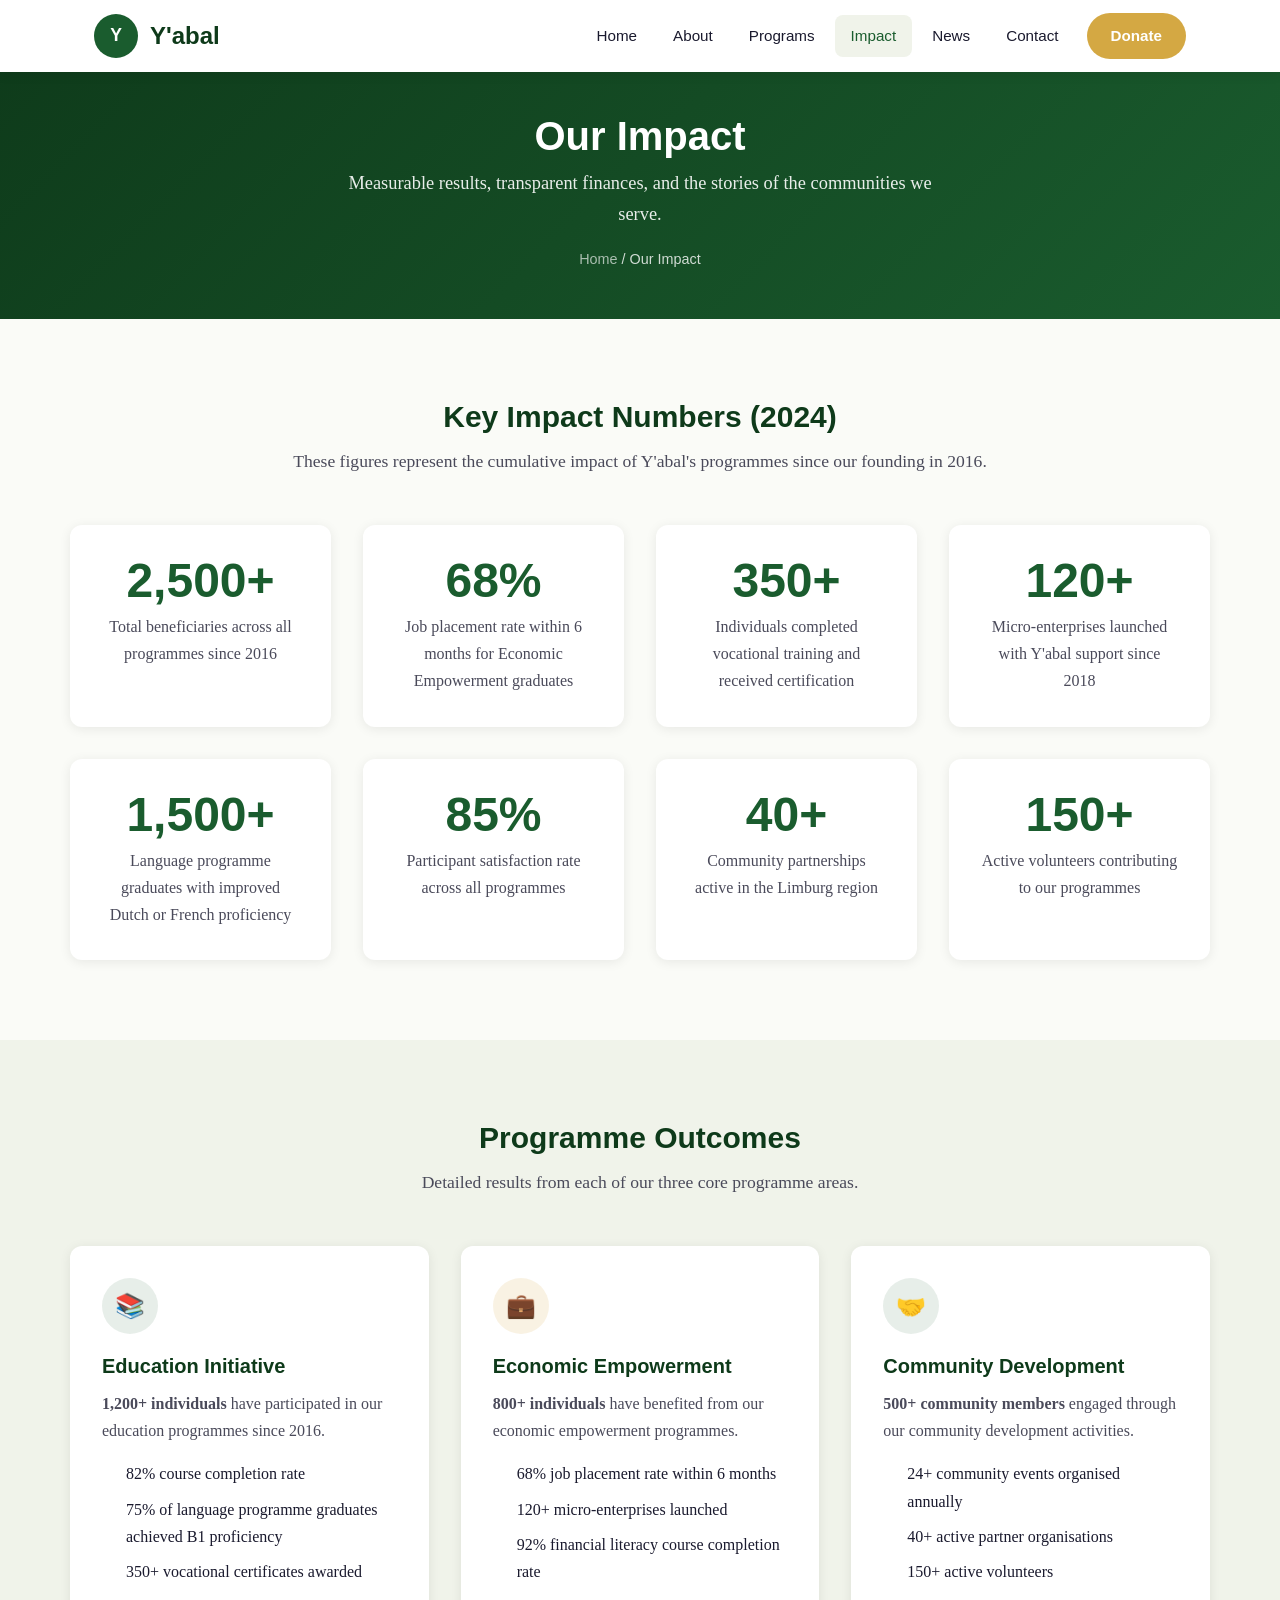
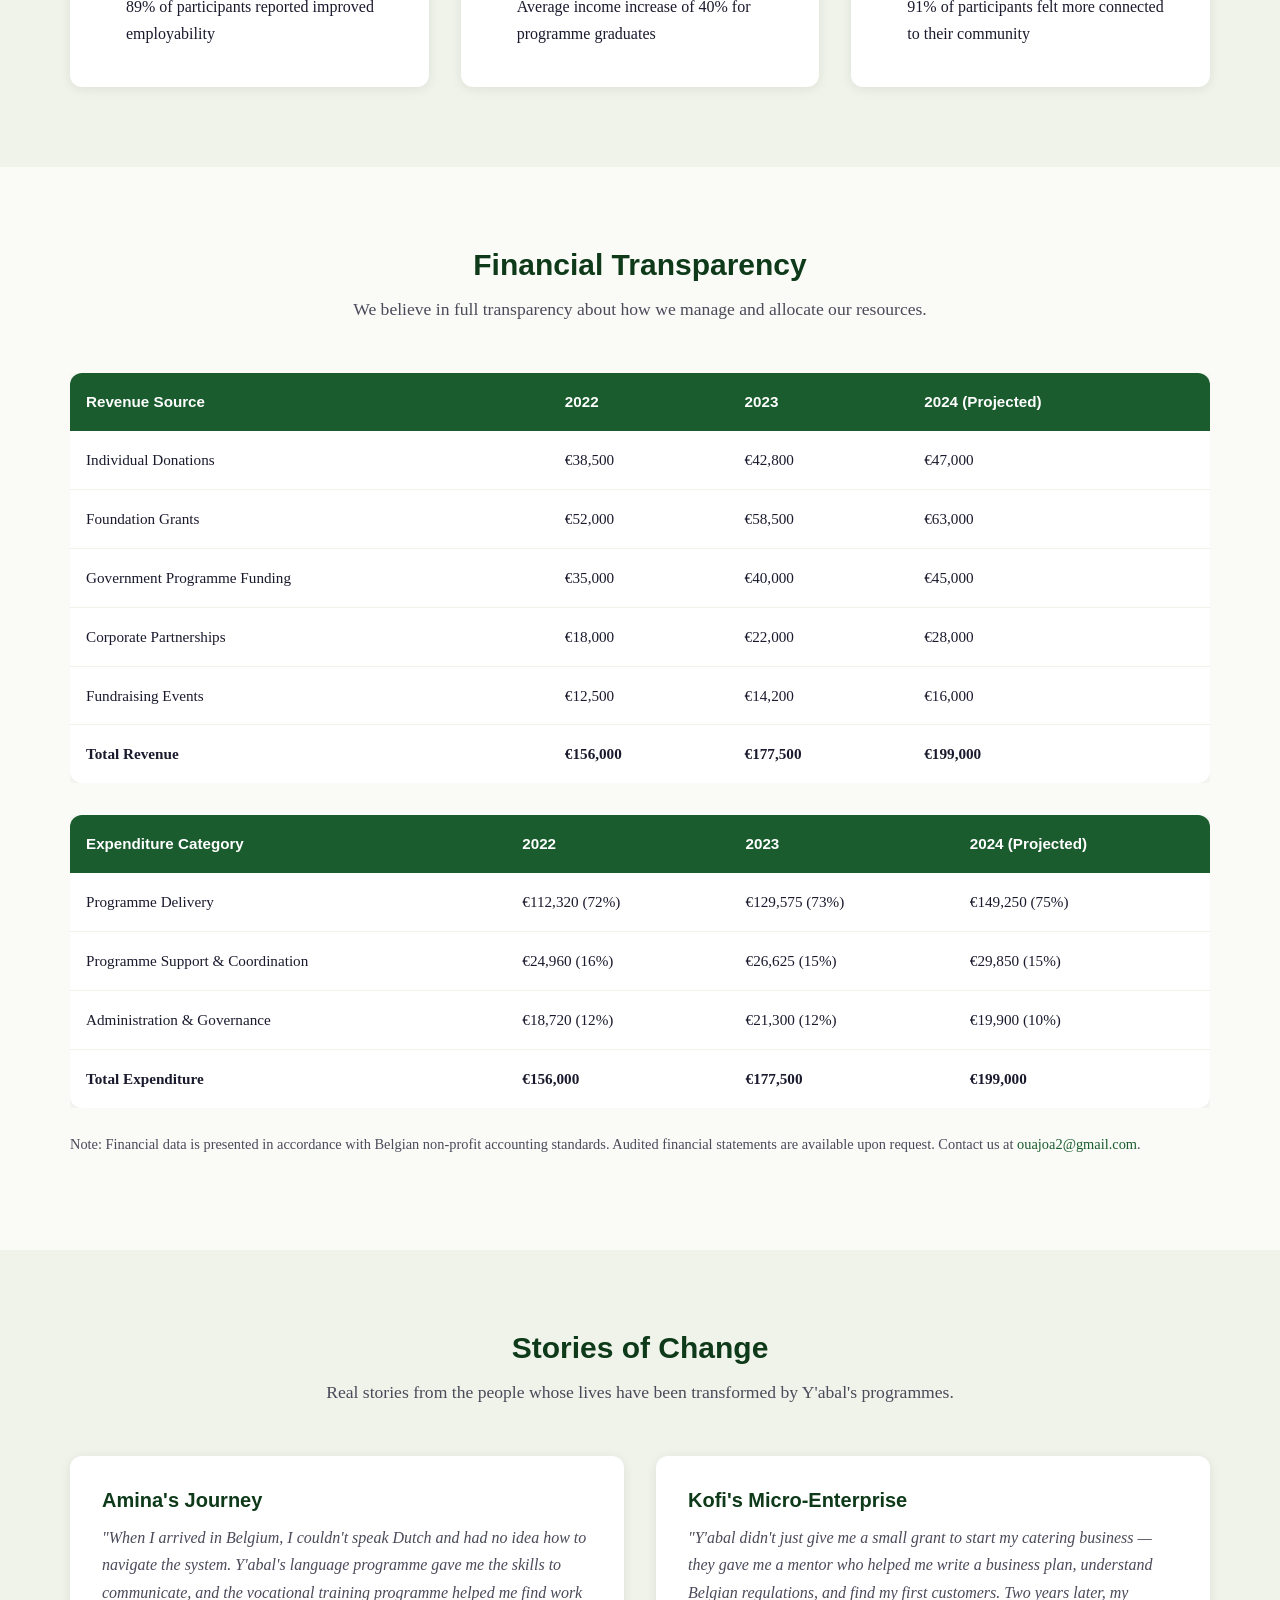
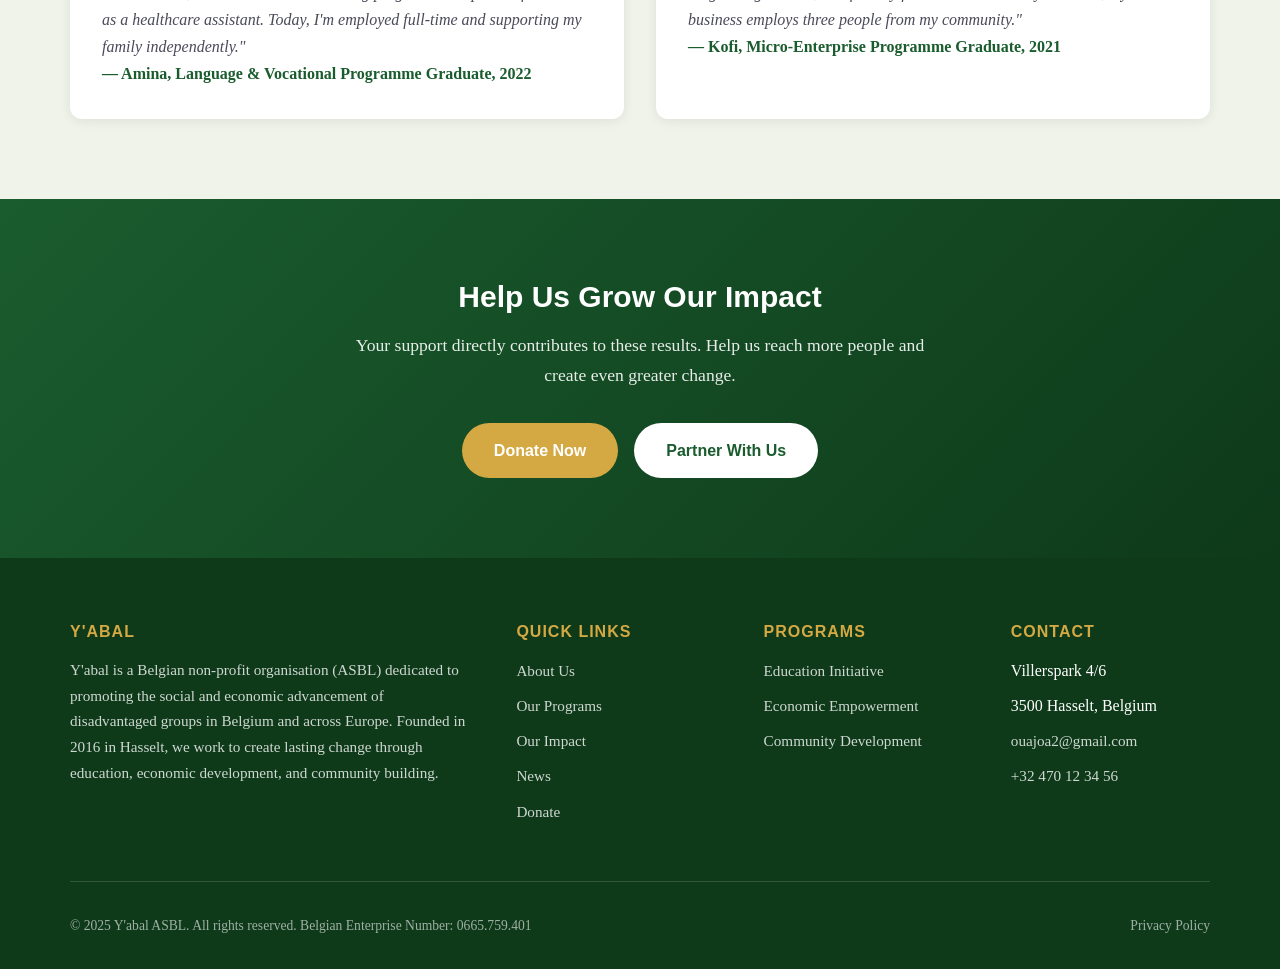
<file: impact.html>
<!DOCTYPE html>
<html lang="en">
<head>
<meta charset="UTF-8">
<meta name="viewport" content="width=device-width,initial-scale=1">
<title>Our Impact | Results, Financials & Transparency</title>
<meta name="description" content="See the measurable impact of Y'abal's programmes. View our results, financial transparency, and the communities we serve across Belgium.">
<link rel="canonical" href="https://yabal-nonprofit.pages.dev/impact.html">
<link rel="stylesheet" href="css/style.css">
</head>
<body>

<nav class="nav" id="nav">
  <div class="nav-inner">
    <a href="index.html" class="nav-logo">
      <div class="nav-logo-icon">Y</div>
      Y'abal
    </a>
    <button class="nav-toggle" id="navToggle" aria-label="Toggle navigation menu">
      <span></span><span></span><span></span>
    </button>
    <div class="nav-links" id="navLinks">
      <a href="index.html">Home</a>
      <a href="about.html">About</a>
      <a href="programs.html">Programs</a>
      <a href="impact.html">Impact</a>
      <a href="news.html">News</a>
      <a href="contact.html">Contact</a>
      <a href="donate.html" class="nav-donate-btn">Donate</a>
    </div>
  </div>
</nav>

<section class="page-header">
  <div class="container">
    <h1>Our Impact</h1>
    <p>Measurable results, transparent finances, and the stories of the communities we serve.</p>
    <div class="breadcrumb"><a href="index.html">Home</a> / Our Impact</div>
  </div>
</section>

<section class="section">
  <div class="container">
    <div class="section-header">
      <h2>Key Impact Numbers (2024)</h2>
      <p>These figures represent the cumulative impact of Y'abal's programmes since our founding in 2016.</p>
    </div>
    <div class="impact-grid">
      <div class="impact-card">
        <div class="impact-number">2,500+</div>
        <div class="impact-label">Total beneficiaries across all programmes since 2016</div>
      </div>
      <div class="impact-card">
        <div class="impact-number">68%</div>
        <div class="impact-label">Job placement rate within 6 months for Economic Empowerment graduates</div>
      </div>
      <div class="impact-card">
        <div class="impact-number">350+</div>
        <div class="impact-label">Individuals completed vocational training and received certification</div>
      </div>
      <div class="impact-card">
        <div class="impact-number">120+</div>
        <div class="impact-label">Micro-enterprises launched with Y'abal support since 2018</div>
      </div>
      <div class="impact-card">
        <div class="impact-number">1,500+</div>
        <div class="impact-label">Language programme graduates with improved Dutch or French proficiency</div>
      </div>
      <div class="impact-card">
        <div class="impact-number">85%</div>
        <div class="impact-label">Participant satisfaction rate across all programmes</div>
      </div>
      <div class="impact-card">
        <div class="impact-number">40+</div>
        <div class="impact-label">Community partnerships active in the Limburg region</div>
      </div>
      <div class="impact-card">
        <div class="impact-number">150+</div>
        <div class="impact-label">Active volunteers contributing to our programmes</div>
      </div>
    </div>
  </div>
</section>

<section class="section section-alt">
  <div class="container">
    <div class="section-header">
      <h2>Programme Outcomes</h2>
      <p>Detailed results from each of our three core programme areas.</p>
    </div>
    <div class="card-grid card-grid-3">
      <div class="card">
        <div class="card-icon card-icon-green">📚</div>
        <h3>Education Initiative</h3>
        <p><strong>1,200+ individuals</strong> have participated in our education programmes since 2016.</p>
        <ul style="padding-left:1.5rem;margin:1rem 0 0">
          <li style="margin-bottom:0.5rem">82% course completion rate</li>
          <li style="margin-bottom:0.5rem">75% of language programme graduates achieved B1 proficiency</li>
          <li style="margin-bottom:0.5rem">350+ vocational certificates awarded</li>
          <li style="margin-bottom:0.5rem">89% of participants reported improved employability</li>
        </ul>
      </div>
      <div class="card">
        <div class="card-icon card-icon-gold">💼</div>
        <h3>Economic Empowerment</h3>
        <p><strong>800+ individuals</strong> have benefited from our economic empowerment programmes.</p>
        <ul style="padding-left:1.5rem;margin:1rem 0 0">
          <li style="margin-bottom:0.5rem">68% job placement rate within 6 months</li>
          <li style="margin-bottom:0.5rem">120+ micro-enterprises launched</li>
          <li style="margin-bottom:0.5rem">92% financial literacy course completion rate</li>
          <li style="margin-bottom:0.5rem">Average income increase of 40% for programme graduates</li>
        </ul>
      </div>
      <div class="card">
        <div class="card-icon card-icon-green">🤝</div>
        <h3>Community Development</h3>
        <p><strong>500+ community members</strong> engaged through our community development activities.</p>
        <ul style="padding-left:1.5rem;margin:1rem 0 0">
          <li style="margin-bottom:0.5rem">24+ community events organised annually</li>
          <li style="margin-bottom:0.5rem">40+ active partner organisations</li>
          <li style="margin-bottom:0.5rem">150+ active volunteers</li>
          <li style="margin-bottom:0.5rem">91% of participants felt more connected to their community</li>
        </ul>
      </div>
    </div>
  </div>
</section>

<section class="section">
  <div class="container">
    <div class="section-header">
      <h2>Financial Transparency</h2>
      <p>We believe in full transparency about how we manage and allocate our resources.</p>
    </div>
    <div style="overflow-x:auto">
      <table class="financial-table">
        <thead>
          <tr>
            <th>Revenue Source</th>
            <th>2022</th>
            <th>2023</th>
            <th>2024 (Projected)</th>
          </tr>
        </thead>
        <tbody>
          <tr>
            <td>Individual Donations</td>
            <td>€38,500</td>
            <td>€42,800</td>
            <td>€47,000</td>
          </tr>
          <tr>
            <td>Foundation Grants</td>
            <td>€52,000</td>
            <td>€58,500</td>
            <td>€63,000</td>
          </tr>
          <tr>
            <td>Government Programme Funding</td>
            <td>€35,000</td>
            <td>€40,000</td>
            <td>€45,000</td>
          </tr>
          <tr>
            <td>Corporate Partnerships</td>
            <td>€18,000</td>
            <td>€22,000</td>
            <td>€28,000</td>
          </tr>
          <tr>
            <td>Fundraising Events</td>
            <td>€12,500</td>
            <td>€14,200</td>
            <td>€16,000</td>
          </tr>
          <tr>
            <td><strong>Total Revenue</strong></td>
            <td><strong>€156,000</strong></td>
            <td><strong>€177,500</strong></td>
            <td><strong>€199,000</strong></td>
          </tr>
        </tbody>
      </table>
    </div>
    <div style="margin-top:2rem">
      <div style="overflow-x:auto">
        <table class="financial-table">
          <thead>
            <tr>
              <th>Expenditure Category</th>
              <th>2022</th>
              <th>2023</th>
              <th>2024 (Projected)</th>
            </tr>
          </thead>
          <tbody>
            <tr>
              <td>Programme Delivery</td>
              <td>€112,320 (72%)</td>
              <td>€129,575 (73%)</td>
              <td>€149,250 (75%)</td>
            </tr>
            <tr>
              <td>Programme Support & Coordination</td>
              <td>€24,960 (16%)</td>
              <td>€26,625 (15%)</td>
              <td>€29,850 (15%)</td>
            </tr>
            <tr>
              <td>Administration & Governance</td>
              <td>€18,720 (12%)</td>
              <td>€21,300 (12%)</td>
              <td>€19,900 (10%)</td>
            </tr>
            <tr>
              <td><strong>Total Expenditure</strong></td>
              <td><strong>€156,000</strong></td>
              <td><strong>€177,500</strong></td>
              <td><strong>€199,000</strong></td>
            </tr>
          </tbody>
        </table>
      </div>
    </div>
    <p style="margin-top:1.5rem;color:var(--text-light);font-size:0.9rem">Note: Financial data is presented in accordance with Belgian non-profit accounting standards. Audited financial statements are available upon request. Contact us at <a href="mailto:ouajoa2@gmail.com">ouajoa2@gmail.com</a>.</p>
  </div>
</section>

<section class="section section-alt">
  <div class="container">
    <div class="section-header">
      <h2>Stories of Change</h2>
      <p>Real stories from the people whose lives have been transformed by Y'abal's programmes.</p>
    </div>
    <div class="card-grid card-grid-2">
      <div class="card">
        <h3>Amina's Journey</h3>
        <p><em>"When I arrived in Belgium, I couldn't speak Dutch and had no idea how to navigate the system. Y'abal's language programme gave me the skills to communicate, and the vocational training programme helped me find work as a healthcare assistant. Today, I'm employed full-time and supporting my family independently."</em></p>
        <p style="margin-bottom:0;font-weight:600;color:var(--primary)">— Amina, Language & Vocational Programme Graduate, 2022</p>
      </div>
      <div class="card">
        <h3>Kofi's Micro-Enterprise</h3>
        <p><em>"Y'abal didn't just give me a small grant to start my catering business — they gave me a mentor who helped me write a business plan, understand Belgian regulations, and find my first customers. Two years later, my business employs three people from my community."</em></p>
        <p style="margin-bottom:0;font-weight:600;color:var(--primary)">— Kofi, Micro-Enterprise Programme Graduate, 2021</p>
      </div>
    </div>
  </div>
</section>

<section class="cta">
  <div class="container">
    <h2>Help Us Grow Our Impact</h2>
    <p>Your support directly contributes to these results. Help us reach more people and create even greater change.</p>
    <div class="hero-btns">
      <a href="donate.html" class="btn btn-primary">Donate Now</a>
      <a href="contact.html" class="btn btn-white">Partner With Us</a>
    </div>
  </div>
</section>

<footer class="footer">
  <div class="footer-grid">
    <div>
      <h4>Y'abal</h4>
      <p>Y'abal is a Belgian non-profit organisation (ASBL) dedicated to promoting the social and economic advancement of disadvantaged groups in Belgium and across Europe. Founded in 2016 in Hasselt, we work to create lasting change through education, economic development, and community building.</p>
    </div>
    <div>
      <h4>Quick Links</h4>
      <ul class="footer-links">
        <li><a href="about.html">About Us</a></li>
        <li><a href="programs.html">Our Programs</a></li>
        <li><a href="impact.html">Our Impact</a></li>
        <li><a href="news.html">News</a></li>
        <li><a href="donate.html">Donate</a></li>
      </ul>
    </div>
    <div>
      <h4>Programs</h4>
      <ul class="footer-links">
        <li><a href="programs.html#education">Education Initiative</a></li>
        <li><a href="programs.html#economic">Economic Empowerment</a></li>
        <li><a href="programs.html#community">Community Development</a></li>
      </ul>
    </div>
    <div>
      <h4>Contact</h4>
      <ul class="footer-links">
        <li>Villerspark 4/6</li>
        <li>3500 Hasselt, Belgium</li>
        <li><a href="mailto:ouajoa2@gmail.com">ouajoa2@gmail.com</a></li>
        <li><a href="tel:+32470123456">+32 470 12 34 56</a></li>
      </ul>
    </div>
  </div>
  <div class="footer-bottom">
    <p>&copy; 2025 Y'abal ASBL. All rights reserved. Belgian Enterprise Number: 0665.759.401</p>
    <p><a href="privacy-policy.html">Privacy Policy</a></p>
  </div>
</footer>

<script src="js/main.js"></script>
</body>
</html>
</file>
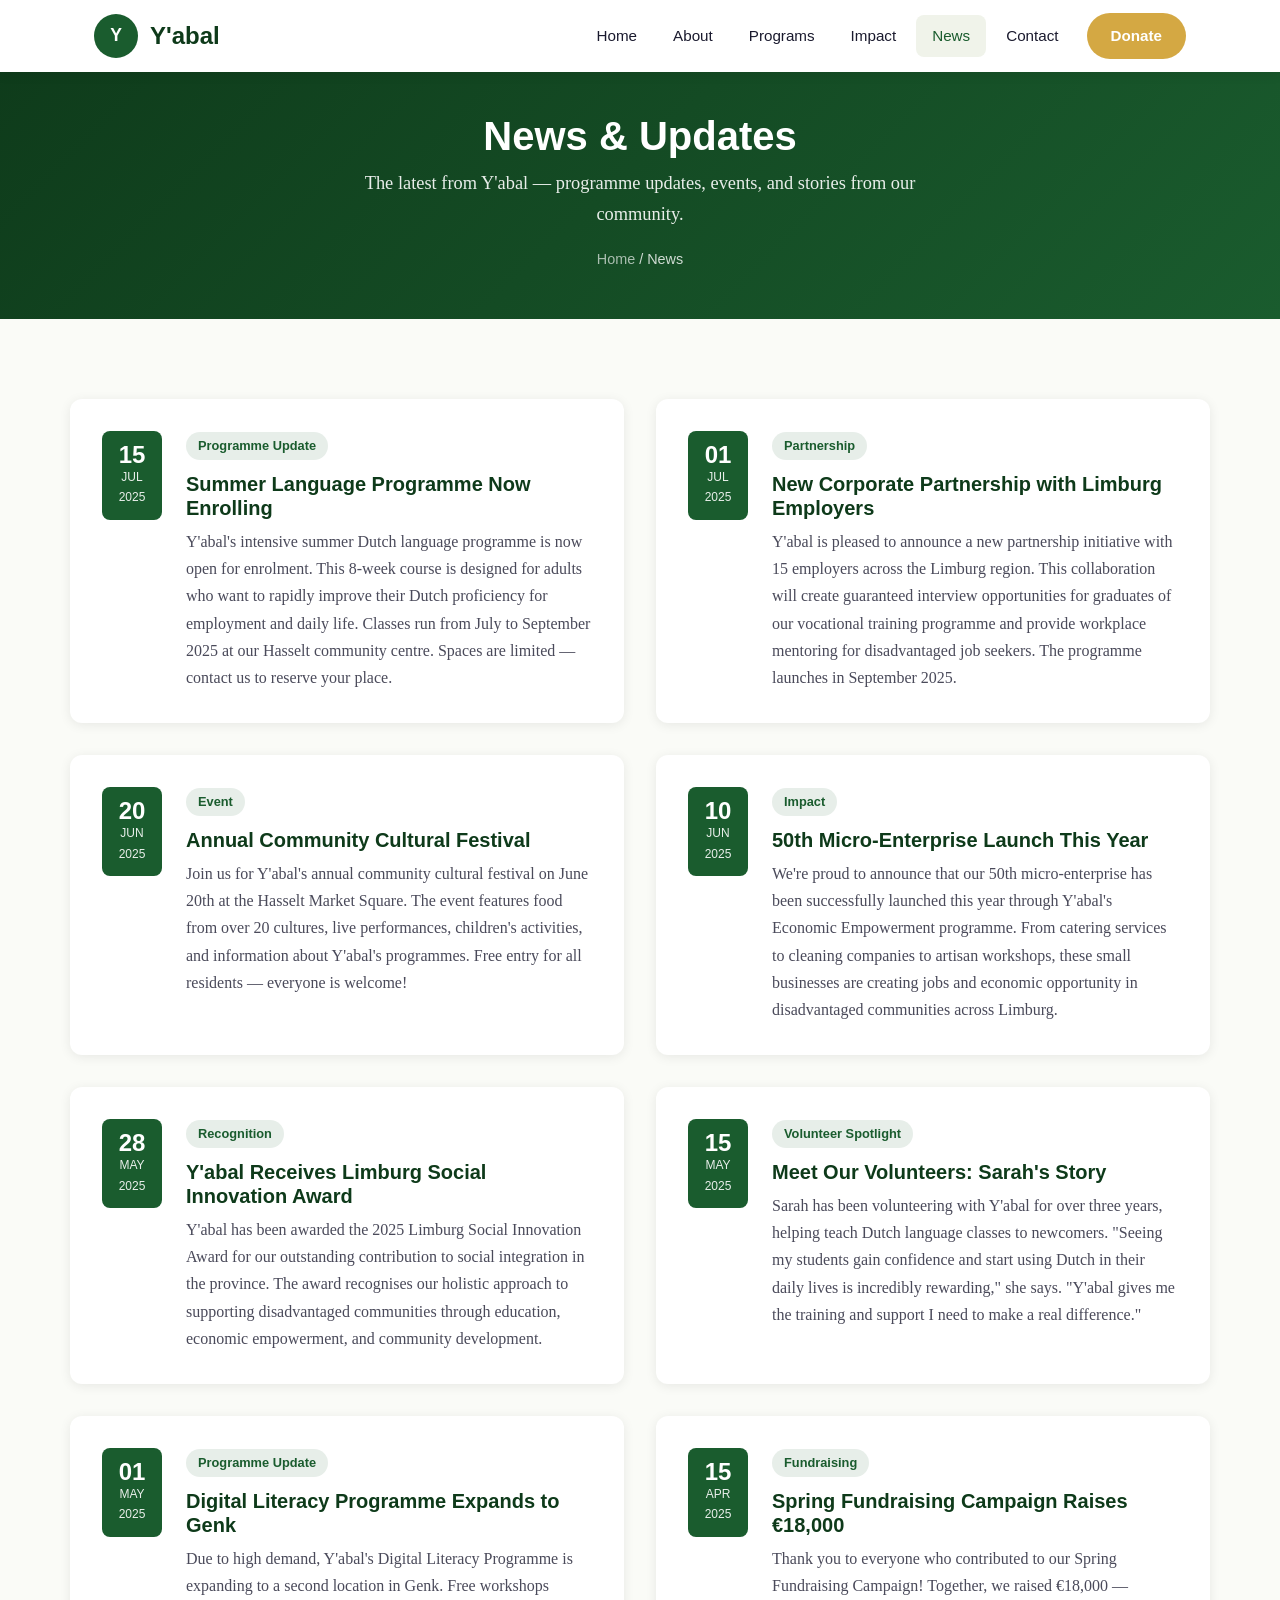
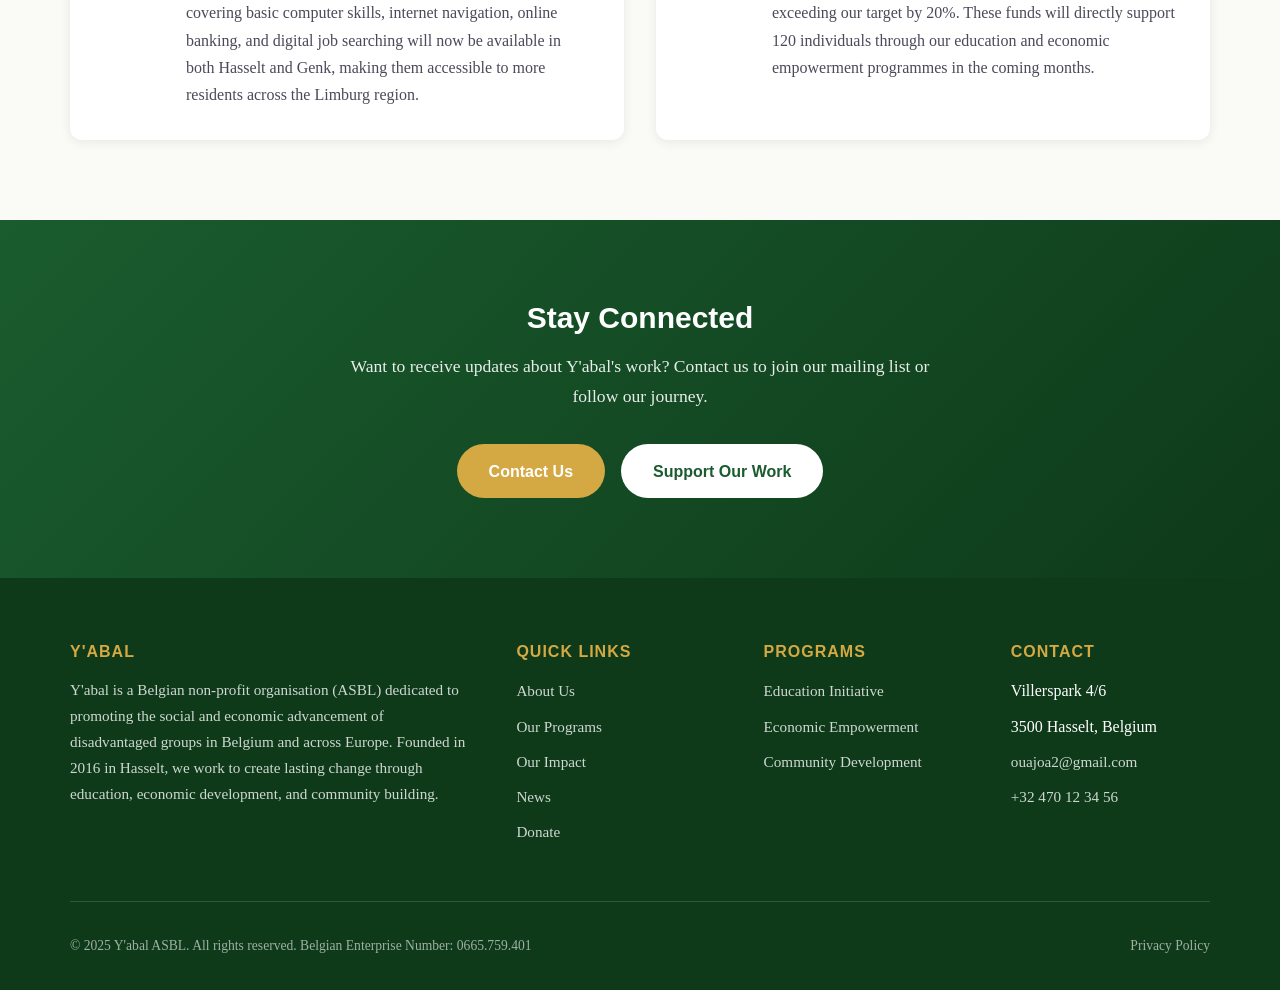
<file: news.html>
<!DOCTYPE html>
<html lang="en">
<head>
<meta charset="UTF-8">
<meta name="viewport" content="width=device-width,initial-scale=1">
<title>News & Updates | Y'abal</title>
<meta name="description" content="Stay up to date with Y'abal's latest news, programme updates, events, and stories from the communities we serve.">
<link rel="canonical" href="https://yabal-nonprofit.pages.dev/news.html">
<link rel="stylesheet" href="css/style.css">
</head>
<body>

<nav class="nav" id="nav">
  <div class="nav-inner">
    <a href="index.html" class="nav-logo">
      <div class="nav-logo-icon">Y</div>
      Y'abal
    </a>
    <button class="nav-toggle" id="navToggle" aria-label="Toggle navigation menu">
      <span></span><span></span><span></span>
    </button>
    <div class="nav-links" id="navLinks">
      <a href="index.html">Home</a>
      <a href="about.html">About</a>
      <a href="programs.html">Programs</a>
      <a href="impact.html">Impact</a>
      <a href="news.html">News</a>
      <a href="contact.html">Contact</a>
      <a href="donate.html" class="nav-donate-btn">Donate</a>
    </div>
  </div>
</nav>

<section class="page-header">
  <div class="container">
    <h1>News & Updates</h1>
    <p>The latest from Y'abal — programme updates, events, and stories from our community.</p>
    <div class="breadcrumb"><a href="index.html">Home</a> / News</div>
  </div>
</section>

<section class="section">
  <div class="container">
    <div class="card-grid card-grid-2">
      
      <div class="card news-card">
        <div class="news-date">
          <div class="news-date-day">15</div>
          <div class="news-date-month">Jul 2025</div>
        </div>
        <div class="news-content">
          <div class="news-tag">Programme Update</div>
          <h3>Summer Language Programme Now Enrolling</h3>
          <p>Y'abal's intensive summer Dutch language programme is now open for enrolment. This 8-week course is designed for adults who want to rapidly improve their Dutch proficiency for employment and daily life. Classes run from July to September 2025 at our Hasselt community centre. Spaces are limited — contact us to reserve your place.</p>
        </div>
      </div>

      <div class="card news-card">
        <div class="news-date">
          <div class="news-date-day">01</div>
          <div class="news-date-month">Jul 2025</div>
        </div>
        <div class="news-content">
          <div class="news-tag">Partnership</div>
          <h3>New Corporate Partnership with Limburg Employers</h3>
          <p>Y'abal is pleased to announce a new partnership initiative with 15 employers across the Limburg region. This collaboration will create guaranteed interview opportunities for graduates of our vocational training programme and provide workplace mentoring for disadvantaged job seekers. The programme launches in September 2025.</p>
        </div>
      </div>

      <div class="card news-card">
        <div class="news-date">
          <div class="news-date-day">20</div>
          <div class="news-date-month">Jun 2025</div>
        </div>
        <div class="news-content">
          <div class="news-tag">Event</div>
          <h3>Annual Community Cultural Festival</h3>
          <p>Join us for Y'abal's annual community cultural festival on June 20th at the Hasselt Market Square. The event features food from over 20 cultures, live performances, children's activities, and information about Y'abal's programmes. Free entry for all residents — everyone is welcome!</p>
        </div>
      </div>

      <div class="card news-card">
        <div class="news-date">
          <div class="news-date-day">10</div>
          <div class="news-date-month">Jun 2025</div>
        </div>
        <div class="news-content">
          <div class="news-tag">Impact</div>
          <h3>50th Micro-Enterprise Launch This Year</h3>
          <p>We're proud to announce that our 50th micro-enterprise has been successfully launched this year through Y'abal's Economic Empowerment programme. From catering services to cleaning companies to artisan workshops, these small businesses are creating jobs and economic opportunity in disadvantaged communities across Limburg.</p>
        </div>
      </div>

      <div class="card news-card">
        <div class="news-date">
          <div class="news-date-day">28</div>
          <div class="news-date-month">May 2025</div>
        </div>
        <div class="news-content">
          <div class="news-tag">Recognition</div>
          <h3>Y'abal Receives Limburg Social Innovation Award</h3>
          <p>Y'abal has been awarded the 2025 Limburg Social Innovation Award for our outstanding contribution to social integration in the province. The award recognises our holistic approach to supporting disadvantaged communities through education, economic empowerment, and community development.</p>
        </div>
      </div>

      <div class="card news-card">
        <div class="news-date">
          <div class="news-date-day">15</div>
          <div class="news-date-month">May 2025</div>
        </div>
        <div class="news-content">
          <div class="news-tag">Volunteer Spotlight</div>
          <h3>Meet Our Volunteers: Sarah's Story</h3>
          <p>Sarah has been volunteering with Y'abal for over three years, helping teach Dutch language classes to newcomers. "Seeing my students gain confidence and start using Dutch in their daily lives is incredibly rewarding," she says. "Y'abal gives me the training and support I need to make a real difference."</p>
        </div>
      </div>

      <div class="card news-card">
        <div class="news-date">
          <div class="news-date-day">01</div>
          <div class="news-date-month">May 2025</div>
        </div>
        <div class="news-content">
          <div class="news-tag">Programme Update</div>
          <h3>Digital Literacy Programme Expands to Genk</h3>
          <p>Due to high demand, Y'abal's Digital Literacy Programme is expanding to a second location in Genk. Free workshops covering basic computer skills, internet navigation, online banking, and digital job searching will now be available in both Hasselt and Genk, making them accessible to more residents across the Limburg region.</p>
        </div>
      </div>

      <div class="card news-card">
        <div class="news-date">
          <div class="news-date-day">15</div>
          <div class="news-date-month">Apr 2025</div>
        </div>
        <div class="news-content">
          <div class="news-tag">Fundraising</div>
          <h3>Spring Fundraising Campaign Raises €18,000</h3>
          <p>Thank you to everyone who contributed to our Spring Fundraising Campaign! Together, we raised €18,000 — exceeding our target by 20%. These funds will directly support 120 individuals through our education and economic empowerment programmes in the coming months.</p>
        </div>
      </div>

    </div>
  </div>
</section>

<section class="cta">
  <div class="container">
    <h2>Stay Connected</h2>
    <p>Want to receive updates about Y'abal's work? Contact us to join our mailing list or follow our journey.</p>
    <div class="hero-btns">
      <a href="contact.html" class="btn btn-primary">Contact Us</a>
      <a href="donate.html" class="btn btn-white">Support Our Work</a>
    </div>
  </div>
</section>

<footer class="footer">
  <div class="footer-grid">
    <div>
      <h4>Y'abal</h4>
      <p>Y'abal is a Belgian non-profit organisation (ASBL) dedicated to promoting the social and economic advancement of disadvantaged groups in Belgium and across Europe. Founded in 2016 in Hasselt, we work to create lasting change through education, economic development, and community building.</p>
    </div>
    <div>
      <h4>Quick Links</h4>
      <ul class="footer-links">
        <li><a href="about.html">About Us</a></li>
        <li><a href="programs.html">Our Programs</a></li>
        <li><a href="impact.html">Our Impact</a></li>
        <li><a href="news.html">News</a></li>
        <li><a href="donate.html">Donate</a></li>
      </ul>
    </div>
    <div>
      <h4>Programs</h4>
      <ul class="footer-links">
        <li><a href="programs.html#education">Education Initiative</a></li>
        <li><a href="programs.html#economic">Economic Empowerment</a></li>
        <li><a href="programs.html#community">Community Development</a></li>
      </ul>
    </div>
    <div>
      <h4>Contact</h4>
      <ul class="footer-links">
        <li>Villerspark 4/6</li>
        <li>3500 Hasselt, Belgium</li>
        <li><a href="mailto:ouajoa2@gmail.com">ouajoa2@gmail.com</a></li>
        <li><a href="tel:+32470123456">+32 470 12 34 56</a></li>
      </ul>
    </div>
  </div>
  <div class="footer-bottom">
    <p>&copy; 2025 Y'abal ASBL. All rights reserved. Belgian Enterprise Number: 0665.759.401</p>
    <p><a href="privacy-policy.html">Privacy Policy</a></p>
  </div>
</footer>

<script src="js/main.js"></script>
</body>
</html>
</file>
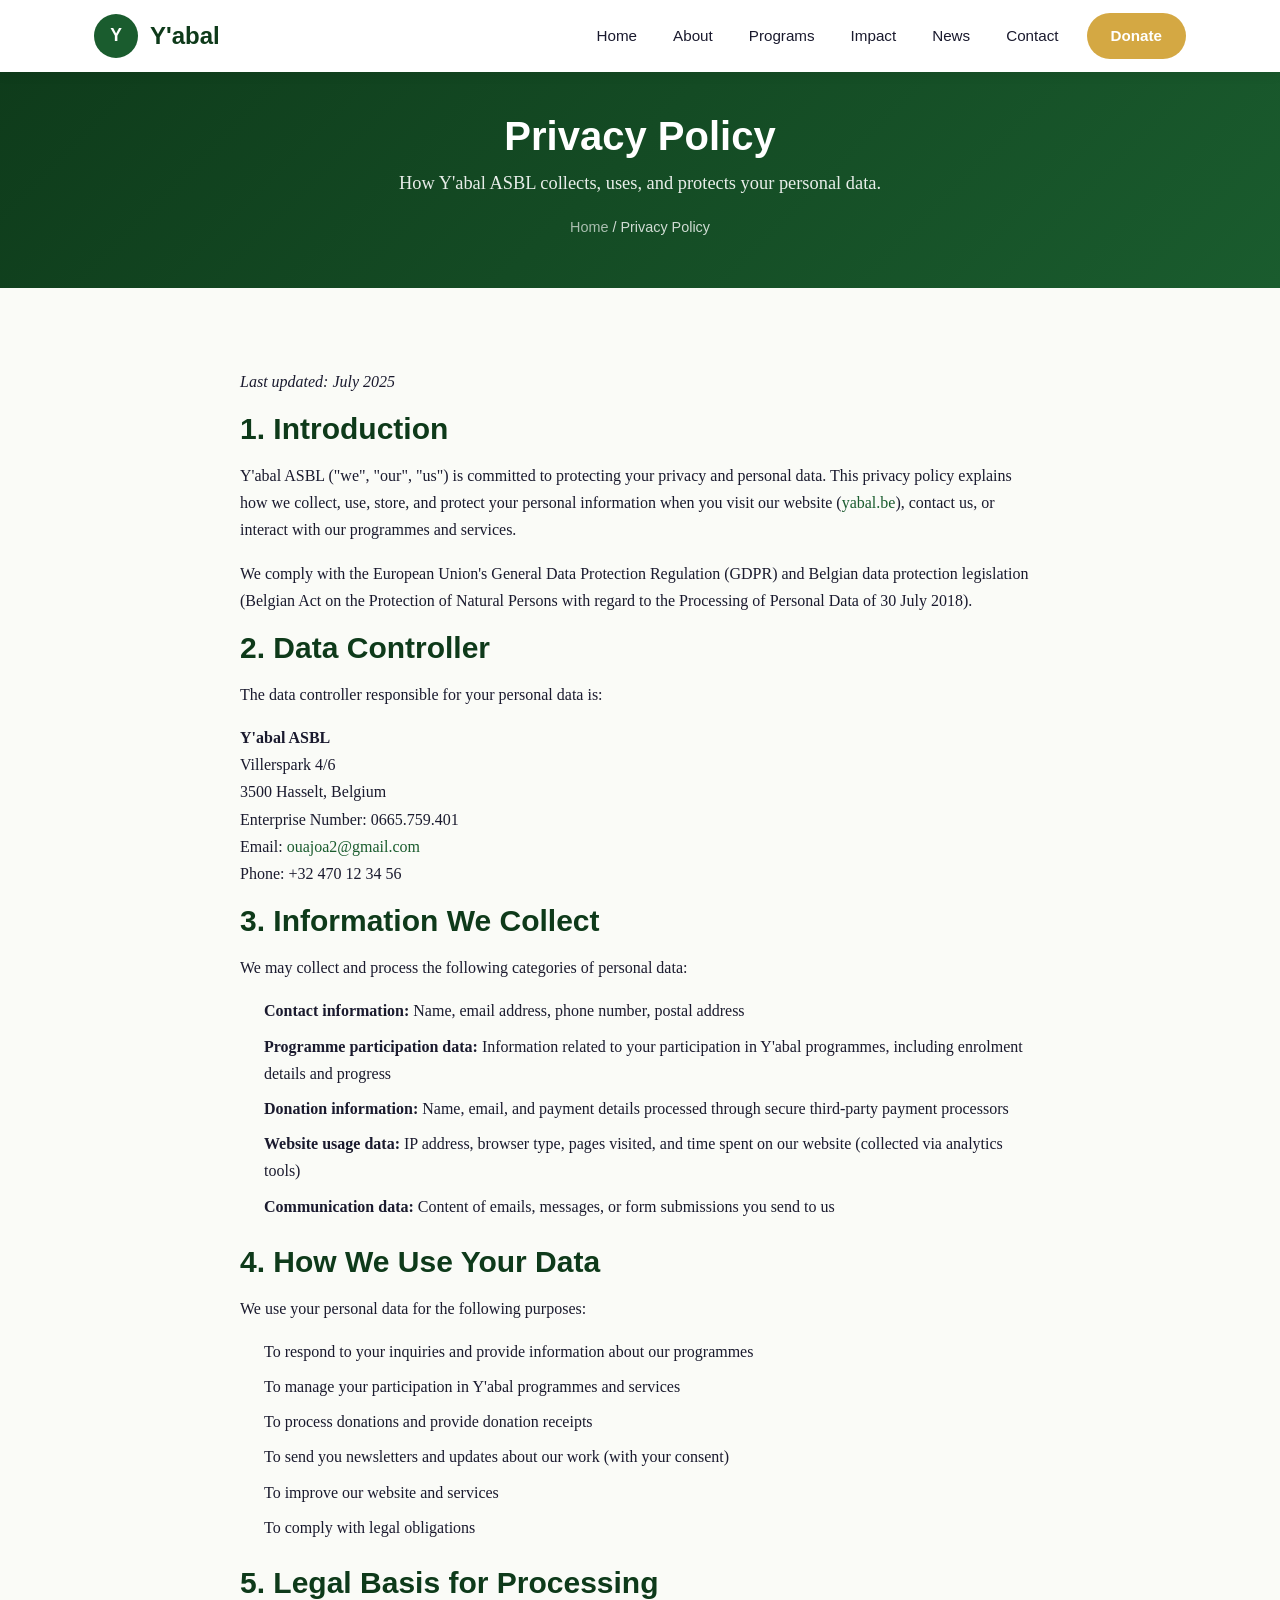
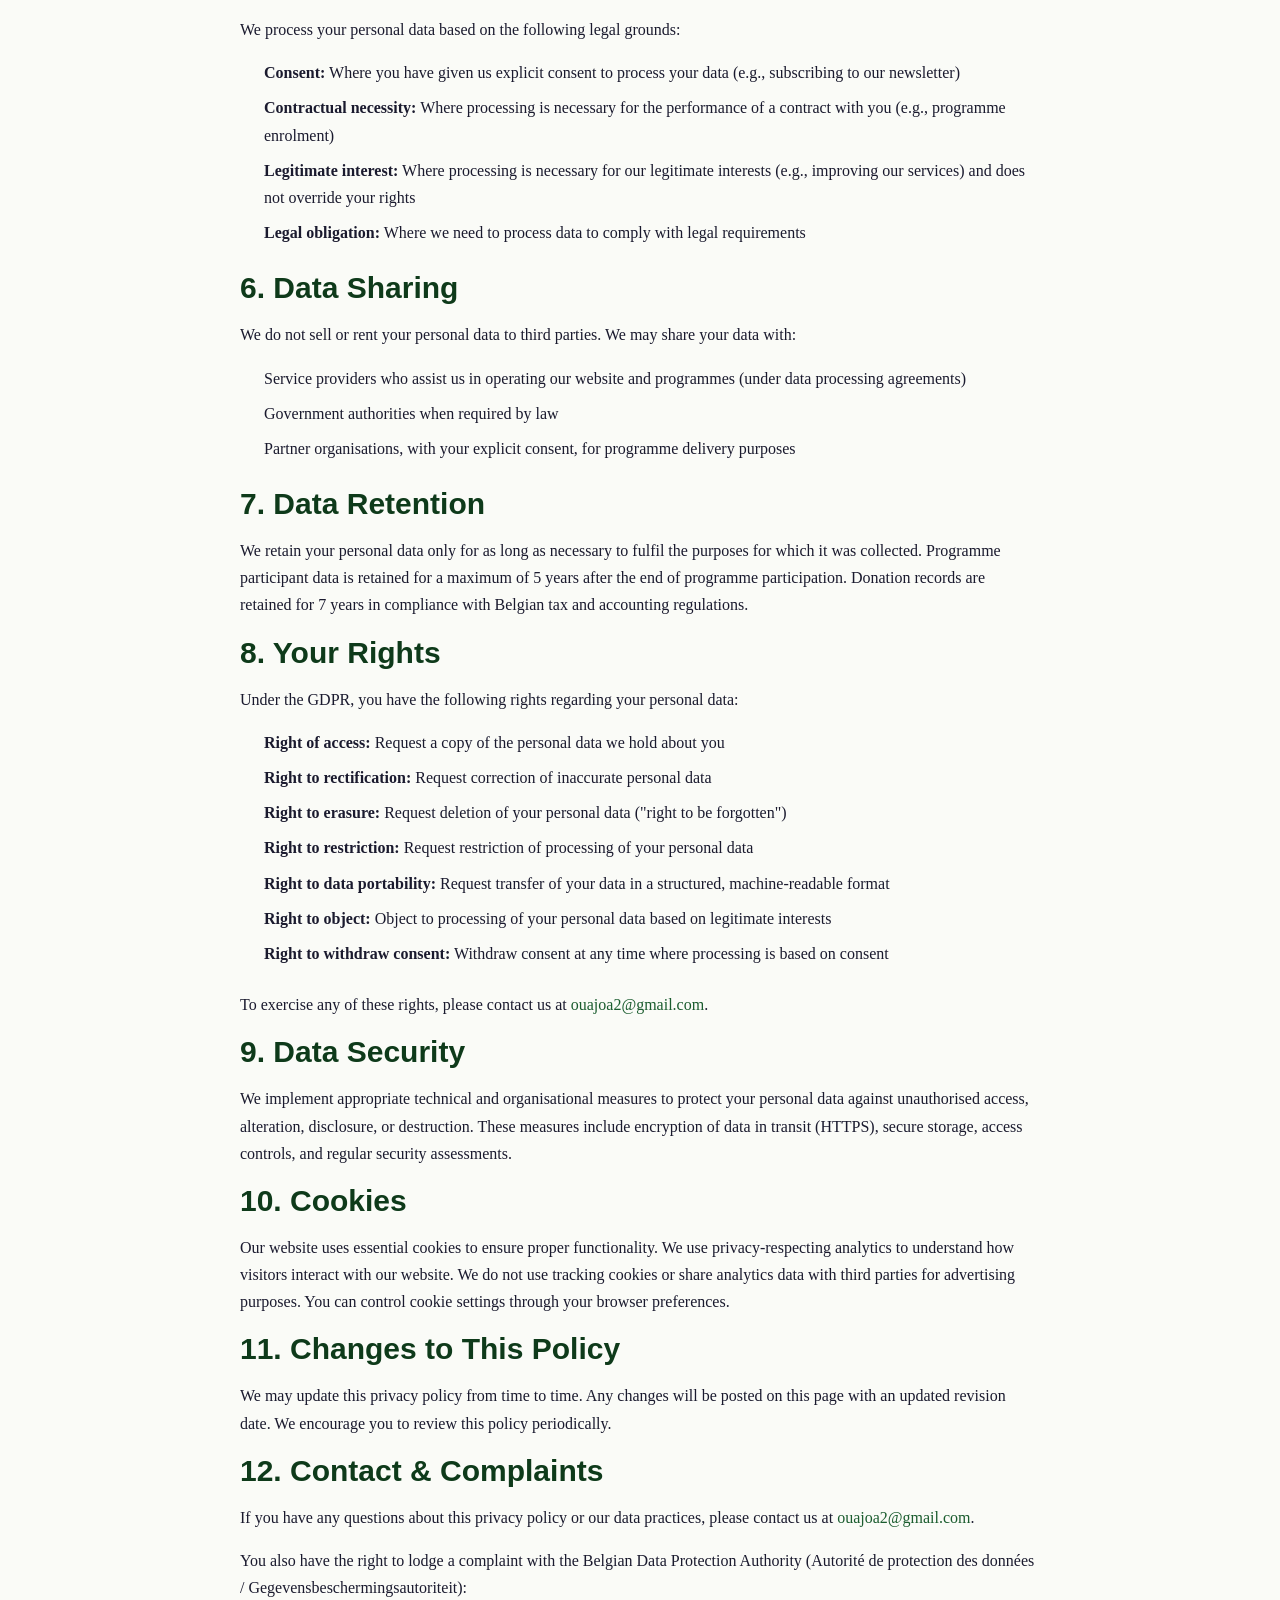
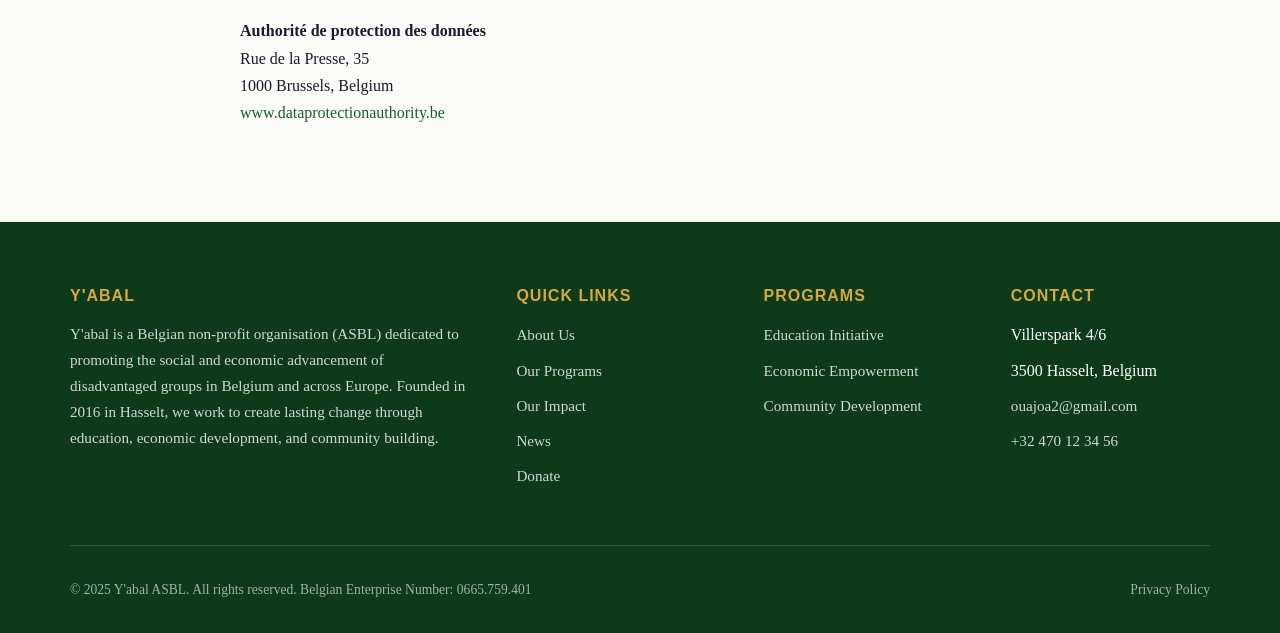
<file: privacy-policy.html>
<!DOCTYPE html>
<html lang="en">
<head>
<meta charset="UTF-8">
<meta name="viewport" content="width=device-width,initial-scale=1">
<title>Privacy Policy | Y'abal ASBL</title>
<meta name="description" content="Y'abal's privacy policy describing how we collect, use, and protect your personal data in accordance with the EU General Data Protection Regulation (GDPR).">
<link rel="canonical" href="https://yabal-nonprofit.pages.dev/privacy-policy.html">
<link rel="stylesheet" href="css/style.css">
</head>
<body>

<nav class="nav" id="nav">
  <div class="nav-inner">
    <a href="index.html" class="nav-logo">
      <div class="nav-logo-icon">Y</div>
      Y'abal
    </a>
    <button class="nav-toggle" id="navToggle" aria-label="Toggle navigation menu">
      <span></span><span></span><span></span>
    </button>
    <div class="nav-links" id="navLinks">
      <a href="index.html">Home</a>
      <a href="about.html">About</a>
      <a href="programs.html">Programs</a>
      <a href="impact.html">Impact</a>
      <a href="news.html">News</a>
      <a href="contact.html">Contact</a>
      <a href="donate.html" class="nav-donate-btn">Donate</a>
    </div>
  </div>
</nav>

<section class="page-header">
  <div class="container">
    <h1>Privacy Policy</h1>
    <p>How Y'abal ASBL collects, uses, and protects your personal data.</p>
    <div class="breadcrumb"><a href="index.html">Home</a> / Privacy Policy</div>
  </div>
</section>

<section class="section">
  <div class="container" style="max-width:800px">
    <p><em>Last updated: July 2025</em></p>
    
    <h2>1. Introduction</h2>
    <p>Y'abal ASBL ("we", "our", "us") is committed to protecting your privacy and personal data. This privacy policy explains how we collect, use, store, and protect your personal information when you visit our website (<a href="https://yabal.be">yabal.be</a>), contact us, or interact with our programmes and services.</p>
    <p>We comply with the European Union's General Data Protection Regulation (GDPR) and Belgian data protection legislation (Belgian Act on the Protection of Natural Persons with regard to the Processing of Personal Data of 30 July 2018).</p>

    <h2>2. Data Controller</h2>
    <p>The data controller responsible for your personal data is:</p>
    <p><strong>Y'abal ASBL</strong><br>
    Villerspark 4/6<br>
    3500 Hasselt, Belgium<br>
    Enterprise Number: 0665.759.401<br>
    Email: <a href="mailto:ouajoa2@gmail.com">ouajoa2@gmail.com</a><br>
    Phone: +32 470 12 34 56</p>

    <h2>3. Information We Collect</h2>
    <p>We may collect and process the following categories of personal data:</p>
    <ul style="padding-left:1.5rem;margin-bottom:1.5rem">
      <li style="margin-bottom:0.5rem"><strong>Contact information:</strong> Name, email address, phone number, postal address</li>
      <li style="margin-bottom:0.5rem"><strong>Programme participation data:</strong> Information related to your participation in Y'abal programmes, including enrolment details and progress</li>
      <li style="margin-bottom:0.5rem"><strong>Donation information:</strong> Name, email, and payment details processed through secure third-party payment processors</li>
      <li style="margin-bottom:0.5rem"><strong>Website usage data:</strong> IP address, browser type, pages visited, and time spent on our website (collected via analytics tools)</li>
      <li style="margin-bottom:0.5rem"><strong>Communication data:</strong> Content of emails, messages, or form submissions you send to us</li>
    </ul>

    <h2>4. How We Use Your Data</h2>
    <p>We use your personal data for the following purposes:</p>
    <ul style="padding-left:1.5rem;margin-bottom:1.5rem">
      <li style="margin-bottom:0.5rem">To respond to your inquiries and provide information about our programmes</li>
      <li style="margin-bottom:0.5rem">To manage your participation in Y'abal programmes and services</li>
      <li style="margin-bottom:0.5rem">To process donations and provide donation receipts</li>
      <li style="margin-bottom:0.5rem">To send you newsletters and updates about our work (with your consent)</li>
      <li style="margin-bottom:0.5rem">To improve our website and services</li>
      <li style="margin-bottom:0.5rem">To comply with legal obligations</li>
    </ul>

    <h2>5. Legal Basis for Processing</h2>
    <p>We process your personal data based on the following legal grounds:</p>
    <ul style="padding-left:1.5rem;margin-bottom:1.5rem">
      <li style="margin-bottom:0.5rem"><strong>Consent:</strong> Where you have given us explicit consent to process your data (e.g., subscribing to our newsletter)</li>
      <li style="margin-bottom:0.5rem"><strong>Contractual necessity:</strong> Where processing is necessary for the performance of a contract with you (e.g., programme enrolment)</li>
      <li style="margin-bottom:0.5rem"><strong>Legitimate interest:</strong> Where processing is necessary for our legitimate interests (e.g., improving our services) and does not override your rights</li>
      <li style="margin-bottom:0.5rem"><strong>Legal obligation:</strong> Where we need to process data to comply with legal requirements</li>
    </ul>

    <h2>6. Data Sharing</h2>
    <p>We do not sell or rent your personal data to third parties. We may share your data with:</p>
    <ul style="padding-left:1.5rem;margin-bottom:1.5rem">
      <li style="margin-bottom:0.5rem">Service providers who assist us in operating our website and programmes (under data processing agreements)</li>
      <li style="margin-bottom:0.5rem">Government authorities when required by law</li>
      <li style="margin-bottom:0.5rem">Partner organisations, with your explicit consent, for programme delivery purposes</li>
    </ul>

    <h2>7. Data Retention</h2>
    <p>We retain your personal data only for as long as necessary to fulfil the purposes for which it was collected. Programme participant data is retained for a maximum of 5 years after the end of programme participation. Donation records are retained for 7 years in compliance with Belgian tax and accounting regulations.</p>

    <h2>8. Your Rights</h2>
    <p>Under the GDPR, you have the following rights regarding your personal data:</p>
    <ul style="padding-left:1.5rem;margin-bottom:1.5rem">
      <li style="margin-bottom:0.5rem"><strong>Right of access:</strong> Request a copy of the personal data we hold about you</li>
      <li style="margin-bottom:0.5rem"><strong>Right to rectification:</strong> Request correction of inaccurate personal data</li>
      <li style="margin-bottom:0.5rem"><strong>Right to erasure:</strong> Request deletion of your personal data ("right to be forgotten")</li>
      <li style="margin-bottom:0.5rem"><strong>Right to restriction:</strong> Request restriction of processing of your personal data</li>
      <li style="margin-bottom:0.5rem"><strong>Right to data portability:</strong> Request transfer of your data in a structured, machine-readable format</li>
      <li style="margin-bottom:0.5rem"><strong>Right to object:</strong> Object to processing of your personal data based on legitimate interests</li>
      <li style="margin-bottom:0.5rem"><strong>Right to withdraw consent:</strong> Withdraw consent at any time where processing is based on consent</li>
    </ul>
    <p>To exercise any of these rights, please contact us at <a href="mailto:ouajoa2@gmail.com">ouajoa2@gmail.com</a>.</p>

    <h2>9. Data Security</h2>
    <p>We implement appropriate technical and organisational measures to protect your personal data against unauthorised access, alteration, disclosure, or destruction. These measures include encryption of data in transit (HTTPS), secure storage, access controls, and regular security assessments.</p>

    <h2>10. Cookies</h2>
    <p>Our website uses essential cookies to ensure proper functionality. We use privacy-respecting analytics to understand how visitors interact with our website. We do not use tracking cookies or share analytics data with third parties for advertising purposes. You can control cookie settings through your browser preferences.</p>

    <h2>11. Changes to This Policy</h2>
    <p>We may update this privacy policy from time to time. Any changes will be posted on this page with an updated revision date. We encourage you to review this policy periodically.</p>

    <h2>12. Contact & Complaints</h2>
    <p>If you have any questions about this privacy policy or our data practices, please contact us at <a href="mailto:ouajoa2@gmail.com">ouajoa2@gmail.com</a>.</p>
    <p>You also have the right to lodge a complaint with the Belgian Data Protection Authority (Autorité de protection des données / Gegevensbeschermingsautoriteit):</p>
    <p><strong>Authorité de protection des données</strong><br>
    Rue de la Presse, 35<br>
    1000 Brussels, Belgium<br>
    <a href="https://www.dataprotectionauthority.be" target="_blank" rel="noopener">www.dataprotectionauthority.be</a></p>
  </div>
</section>

<footer class="footer">
  <div class="footer-grid">
    <div>
      <h4>Y'abal</h4>
      <p>Y'abal is a Belgian non-profit organisation (ASBL) dedicated to promoting the social and economic advancement of disadvantaged groups in Belgium and across Europe. Founded in 2016 in Hasselt, we work to create lasting change through education, economic development, and community building.</p>
    </div>
    <div>
      <h4>Quick Links</h4>
      <ul class="footer-links">
        <li><a href="about.html">About Us</a></li>
        <li><a href="programs.html">Our Programs</a></li>
        <li><a href="impact.html">Our Impact</a></li>
        <li><a href="news.html">News</a></li>
        <li><a href="donate.html">Donate</a></li>
      </ul>
    </div>
    <div>
      <h4>Programs</h4>
      <ul class="footer-links">
        <li><a href="programs.html#education">Education Initiative</a></li>
        <li><a href="programs.html#economic">Economic Empowerment</a></li>
        <li><a href="programs.html#community">Community Development</a></li>
      </ul>
    </div>
    <div>
      <h4>Contact</h4>
      <ul class="footer-links">
        <li>Villerspark 4/6</li>
        <li>3500 Hasselt, Belgium</li>
        <li><a href="mailto:ouajoa2@gmail.com">ouajoa2@gmail.com</a></li>
        <li><a href="tel:+32470123456">+32 470 12 34 56</a></li>
      </ul>
    </div>
  </div>
  <div class="footer-bottom">
    <p>&copy; 2025 Y'abal ASBL. All rights reserved. Belgian Enterprise Number: 0665.759.401</p>
    <p><a href="privacy-policy.html">Privacy Policy</a></p>
  </div>
</footer>

<script src="js/main.js"></script>
</body>
</html>
</file>
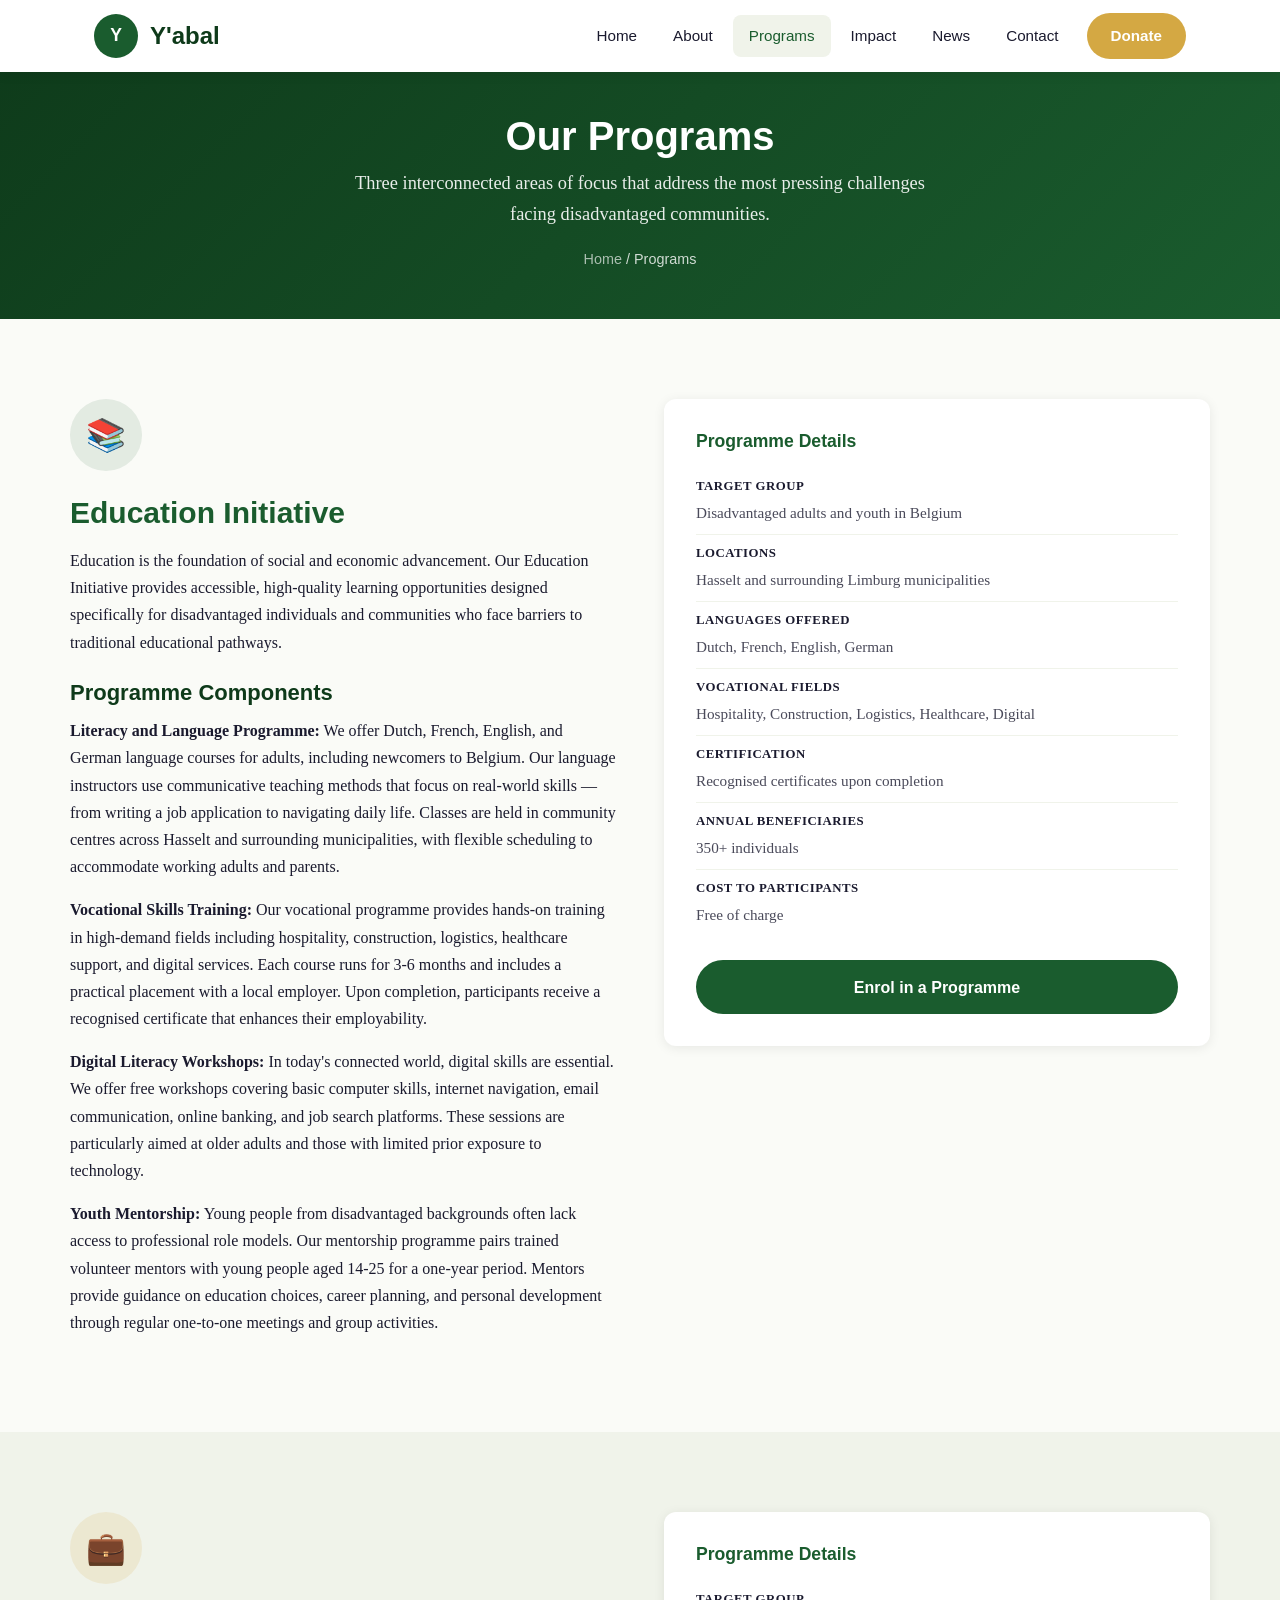
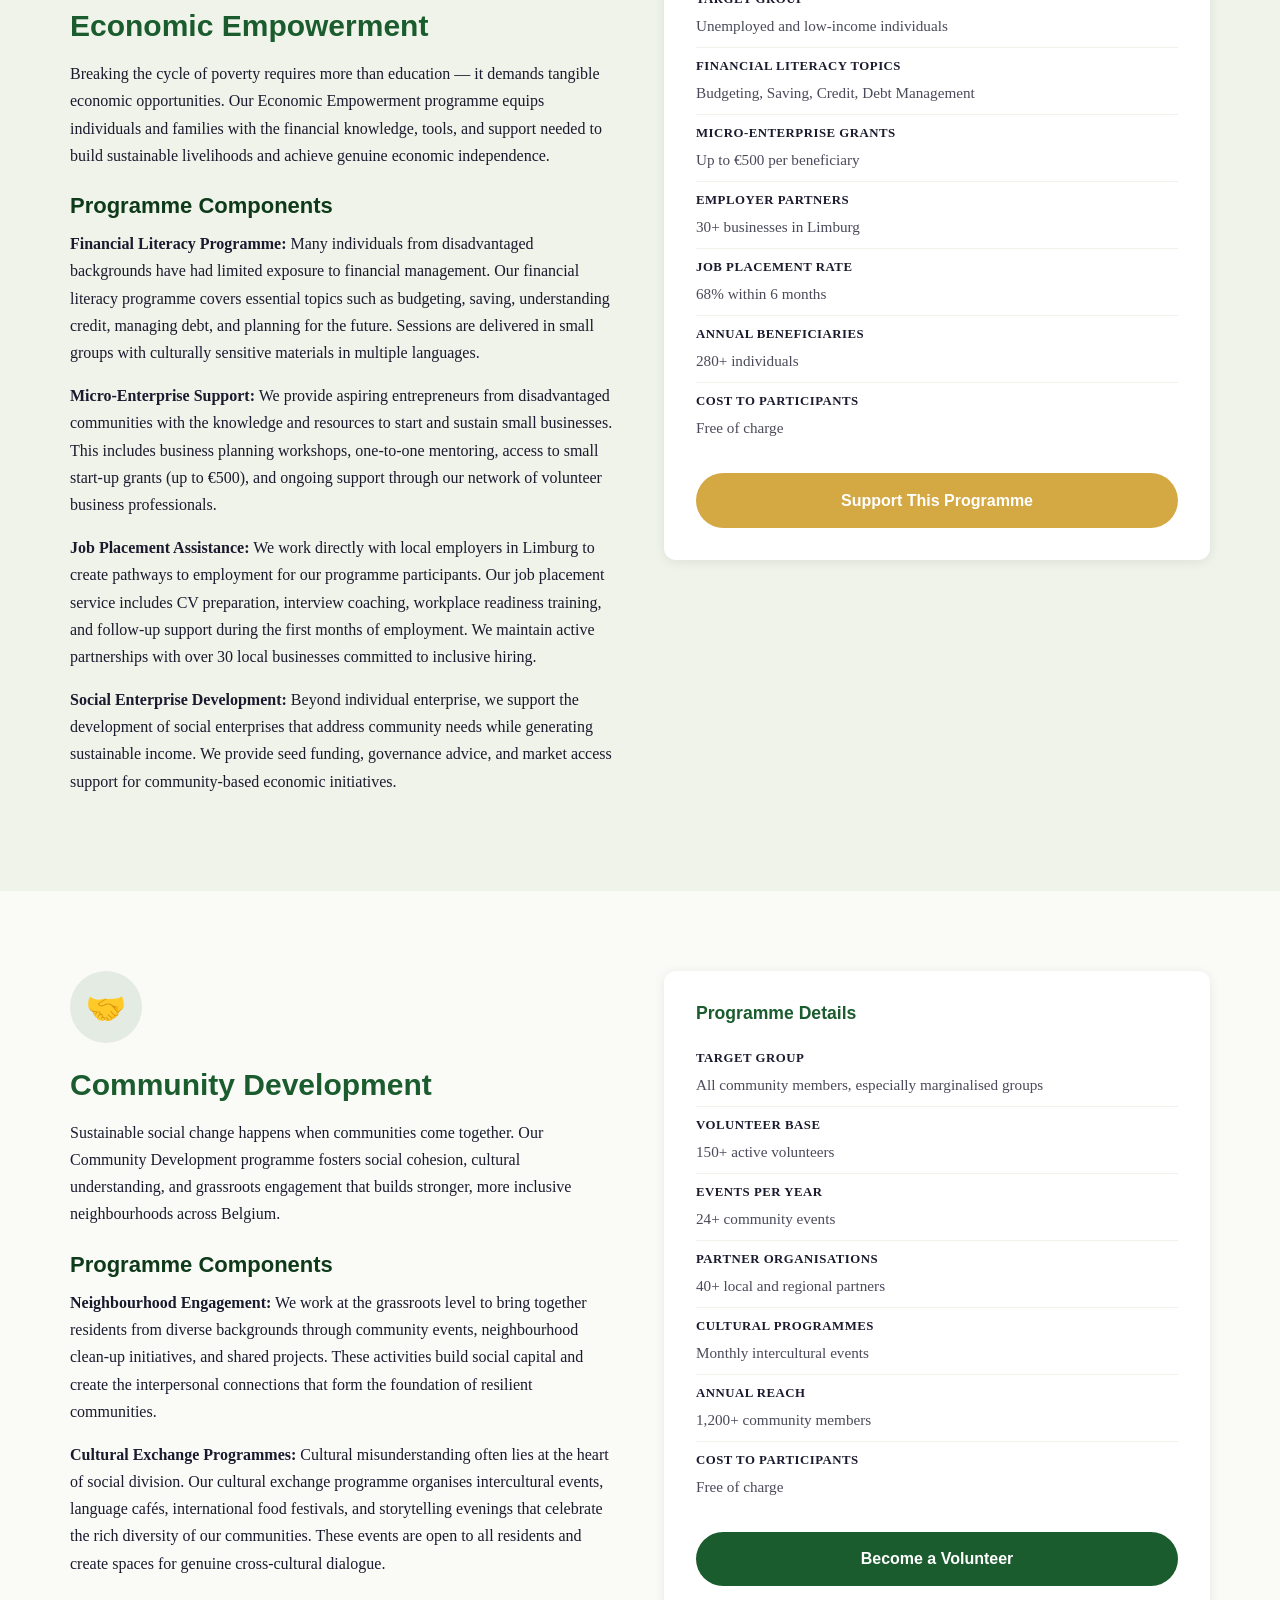
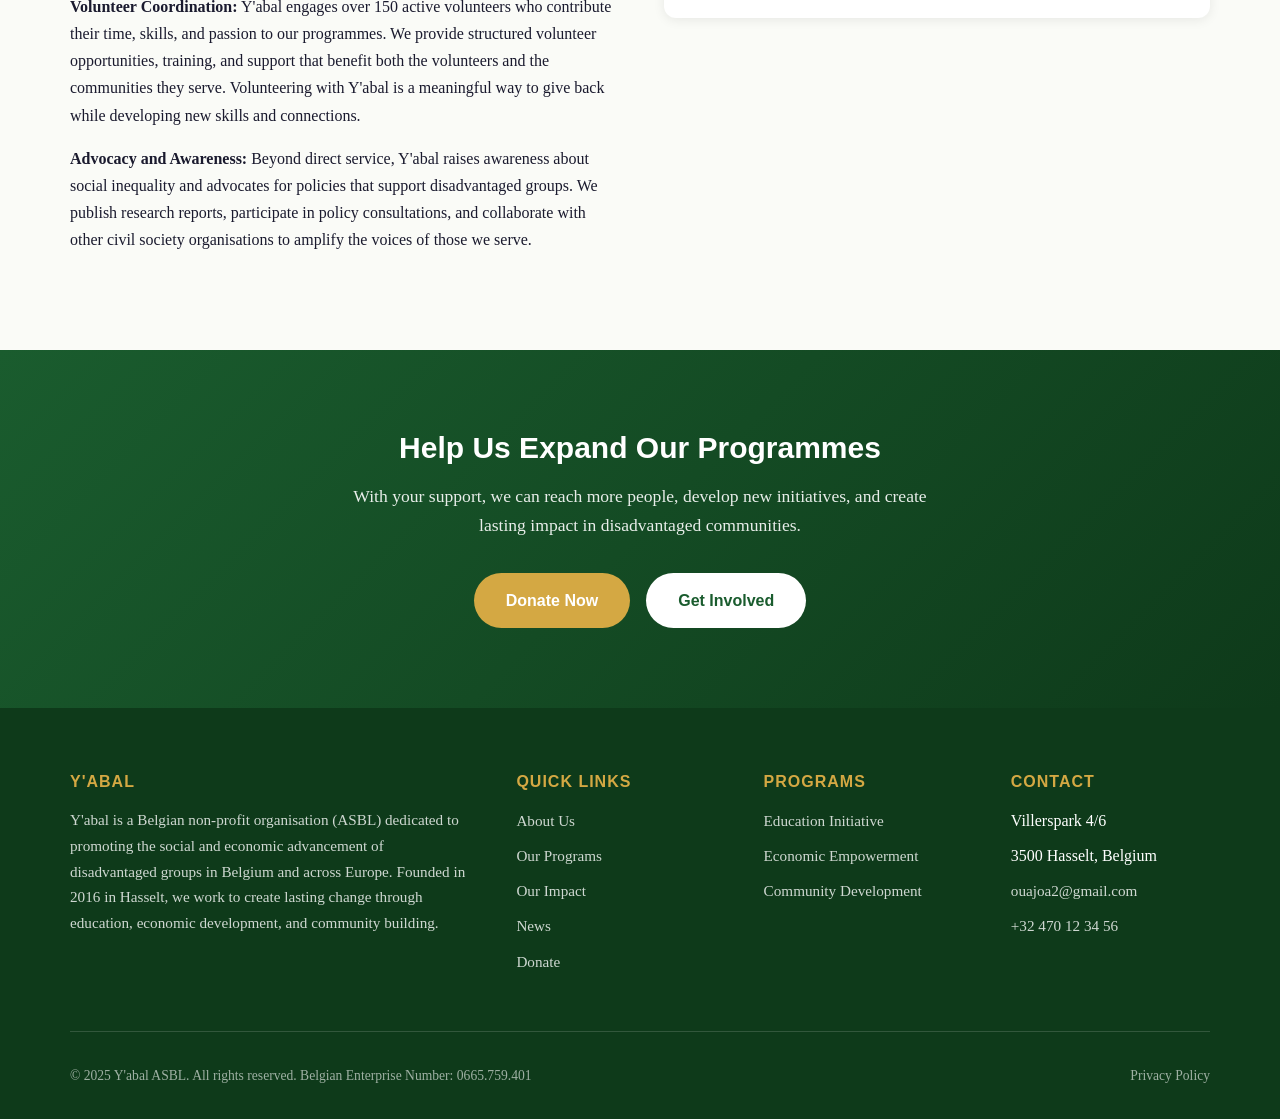
<file: programs.html>
<!DOCTYPE html>
<html lang="en">
<head>
<meta charset="UTF-8">
<meta name="viewport" content="width=device-width,initial-scale=1">
<title>Our Programs | Education, Economic Empowerment & Community Development</title>
<meta name="description" content="Explore Y'abal's three core programmes: Education Initiative, Economic Empowerment, and Community Development — creating real change for disadvantaged groups.">
<link rel="canonical" href="https://yabal-nonprofit.pages.dev/programs.html">
<link rel="stylesheet" href="css/style.css">
</head>
<body>

<nav class="nav" id="nav">
  <div class="nav-inner">
    <a href="index.html" class="nav-logo">
      <div class="nav-logo-icon">Y</div>
      Y'abal
    </a>
    <button class="nav-toggle" id="navToggle" aria-label="Toggle navigation menu">
      <span></span><span></span><span></span>
    </button>
    <div class="nav-links" id="navLinks">
      <a href="index.html">Home</a>
      <a href="about.html">About</a>
      <a href="programs.html">Programs</a>
      <a href="impact.html">Impact</a>
      <a href="news.html">News</a>
      <a href="contact.html">Contact</a>
      <a href="donate.html" class="nav-donate-btn">Donate</a>
    </div>
  </div>
</nav>

<section class="page-header">
  <div class="container">
    <h1>Our Programs</h1>
    <p>Three interconnected areas of focus that address the most pressing challenges facing disadvantaged communities.</p>
    <div class="breadcrumb"><a href="index.html">Home</a> / Programs</div>
  </div>
</section>

<section class="section" id="education">
  <div class="container">
    <div class="about-grid">
      <div>
        <div class="card-icon card-icon-green" style="width:72px;height:72px;font-size:2rem;margin-bottom:1.5rem">📚</div>
        <h2 style="color:var(--primary);margin-bottom:1rem">Education Initiative</h2>
        <p>Education is the foundation of social and economic advancement. Our Education Initiative provides accessible, high-quality learning opportunities designed specifically for disadvantaged individuals and communities who face barriers to traditional educational pathways.</p>
        
        <h3 style="margin-top:1.5rem">Programme Components</h3>
        <p><strong>Literacy and Language Programme:</strong> We offer Dutch, French, English, and German language courses for adults, including newcomers to Belgium. Our language instructors use communicative teaching methods that focus on real-world skills — from writing a job application to navigating daily life. Classes are held in community centres across Hasselt and surrounding municipalities, with flexible scheduling to accommodate working adults and parents.</p>
        
        <p><strong>Vocational Skills Training:</strong> Our vocational programme provides hands-on training in high-demand fields including hospitality, construction, logistics, healthcare support, and digital services. Each course runs for 3-6 months and includes a practical placement with a local employer. Upon completion, participants receive a recognised certificate that enhances their employability.</p>
        
        <p><strong>Digital Literacy Workshops:</strong> In today's connected world, digital skills are essential. We offer free workshops covering basic computer skills, internet navigation, email communication, online banking, and job search platforms. These sessions are particularly aimed at older adults and those with limited prior exposure to technology.</p>
        
        <p><strong>Youth Mentorship:</strong> Young people from disadvantaged backgrounds often lack access to professional role models. Our mentorship programme pairs trained volunteer mentors with young people aged 14-25 for a one-year period. Mentors provide guidance on education choices, career planning, and personal development through regular one-to-one meetings and group activities.</p>
      </div>
      <div class="about-sidebar">
        <h3>Programme Details</h3>
        <ul>
          <li><strong>Target Group</strong>Disadvantaged adults and youth in Belgium</li>
          <li><strong>Locations</strong>Hasselt and surrounding Limburg municipalities</li>
          <li><strong>Languages Offered</strong>Dutch, French, English, German</li>
          <li><strong>Vocational Fields</strong>Hospitality, Construction, Logistics, Healthcare, Digital</li>
          <li><strong>Certification</strong>Recognised certificates upon completion</li>
          <li><strong>Annual Beneficiaries</strong>350+ individuals</li>
          <li><strong>Cost to Participants</strong>Free of charge</li>
        </ul>
        <a href="contact.html" class="btn btn-green" style="width:100%;text-align:center;display:block;margin-top:1rem">Enrol in a Programme</a>
      </div>
    </div>
  </div>
</section>

<section class="section section-alt" id="economic">
  <div class="container">
    <div class="about-grid">
      <div>
        <div class="card-icon card-icon-gold" style="width:72px;height:72px;font-size:2rem;margin-bottom:1.5rem">💼</div>
        <h2 style="color:var(--primary);margin-bottom:1rem">Economic Empowerment</h2>
        <p>Breaking the cycle of poverty requires more than education — it demands tangible economic opportunities. Our Economic Empowerment programme equips individuals and families with the financial knowledge, tools, and support needed to build sustainable livelihoods and achieve genuine economic independence.</p>
        
        <h3 style="margin-top:1.5rem">Programme Components</h3>
        <p><strong>Financial Literacy Programme:</strong> Many individuals from disadvantaged backgrounds have had limited exposure to financial management. Our financial literacy programme covers essential topics such as budgeting, saving, understanding credit, managing debt, and planning for the future. Sessions are delivered in small groups with culturally sensitive materials in multiple languages.</p>
        
        <p><strong>Micro-Enterprise Support:</strong> We provide aspiring entrepreneurs from disadvantaged communities with the knowledge and resources to start and sustain small businesses. This includes business planning workshops, one-to-one mentoring, access to small start-up grants (up to €500), and ongoing support through our network of volunteer business professionals.</p>
        
        <p><strong>Job Placement Assistance:</strong> We work directly with local employers in Limburg to create pathways to employment for our programme participants. Our job placement service includes CV preparation, interview coaching, workplace readiness training, and follow-up support during the first months of employment. We maintain active partnerships with over 30 local businesses committed to inclusive hiring.</p>
        
        <p><strong>Social Enterprise Development:</strong> Beyond individual enterprise, we support the development of social enterprises that address community needs while generating sustainable income. We provide seed funding, governance advice, and market access support for community-based economic initiatives.</p>
      </div>
      <div class="about-sidebar">
        <h3>Programme Details</h3>
        <ul>
          <li><strong>Target Group</strong>Unemployed and low-income individuals</li>
          <li><strong>Financial Literacy Topics</strong>Budgeting, Saving, Credit, Debt Management</li>
          <li><strong>Micro-Enterprise Grants</strong>Up to €500 per beneficiary</li>
          <li><strong>Employer Partners</strong>30+ businesses in Limburg</li>
          <li><strong>Job Placement Rate</strong>68% within 6 months</li>
          <li><strong>Annual Beneficiaries</strong>280+ individuals</li>
          <li><strong>Cost to Participants</strong>Free of charge</li>
        </ul>
        <a href="donate.html" class="btn btn-primary" style="width:100%;text-align:center;display:block;margin-top:1rem">Support This Programme</a>
      </div>
    </div>
  </div>
</section>

<section class="section" id="community">
  <div class="container">
    <div class="about-grid">
      <div>
        <div class="card-icon card-icon-green" style="width:72px;height:72px;font-size:2rem;margin-bottom:1.5rem">🤝</div>
        <h2 style="color:var(--primary);margin-bottom:1rem">Community Development</h2>
        <p>Sustainable social change happens when communities come together. Our Community Development programme fosters social cohesion, cultural understanding, and grassroots engagement that builds stronger, more inclusive neighbourhoods across Belgium.</p>
        
        <h3 style="margin-top:1.5rem">Programme Components</h3>
        <p><strong>Neighbourhood Engagement:</strong> We work at the grassroots level to bring together residents from diverse backgrounds through community events, neighbourhood clean-up initiatives, and shared projects. These activities build social capital and create the interpersonal connections that form the foundation of resilient communities.</p>
        
        <p><strong>Cultural Exchange Programmes:</strong> Cultural misunderstanding often lies at the heart of social division. Our cultural exchange programme organises intercultural events, language cafés, international food festivals, and storytelling evenings that celebrate the rich diversity of our communities. These events are open to all residents and create spaces for genuine cross-cultural dialogue.</p>
        
        <p><strong>Volunteer Coordination:</strong> Y'abal engages over 150 active volunteers who contribute their time, skills, and passion to our programmes. We provide structured volunteer opportunities, training, and support that benefit both the volunteers and the communities they serve. Volunteering with Y'abal is a meaningful way to give back while developing new skills and connections.</p>
        
        <p><strong>Advocacy and Awareness:</strong> Beyond direct service, Y'abal raises awareness about social inequality and advocates for policies that support disadvantaged groups. We publish research reports, participate in policy consultations, and collaborate with other civil society organisations to amplify the voices of those we serve.</p>
      </div>
      <div class="about-sidebar">
        <h3>Programme Details</h3>
        <ul>
          <li><strong>Target Group</strong>All community members, especially marginalised groups</li>
          <li><strong>Volunteer Base</strong>150+ active volunteers</li>
          <li><strong>Events Per Year</strong>24+ community events</li>
          <li><strong>Partner Organisations</strong>40+ local and regional partners</li>
          <li><strong>Cultural Programmes</strong>Monthly intercultural events</li>
          <li><strong>Annual Reach</strong>1,200+ community members</li>
          <li><strong>Cost to Participants</strong>Free of charge</li>
        </ul>
        <a href="contact.html" class="btn btn-green" style="width:100%;text-align:center;display:block;margin-top:1rem">Become a Volunteer</a>
      </div>
    </div>
  </div>
</section>

<section class="cta">
  <div class="container">
    <h2>Help Us Expand Our Programmes</h2>
    <p>With your support, we can reach more people, develop new initiatives, and create lasting impact in disadvantaged communities.</p>
    <div class="hero-btns">
      <a href="donate.html" class="btn btn-primary">Donate Now</a>
      <a href="contact.html" class="btn btn-white">Get Involved</a>
    </div>
  </div>
</section>

<footer class="footer">
  <div class="footer-grid">
    <div>
      <h4>Y'abal</h4>
      <p>Y'abal is a Belgian non-profit organisation (ASBL) dedicated to promoting the social and economic advancement of disadvantaged groups in Belgium and across Europe. Founded in 2016 in Hasselt, we work to create lasting change through education, economic development, and community building.</p>
    </div>
    <div>
      <h4>Quick Links</h4>
      <ul class="footer-links">
        <li><a href="about.html">About Us</a></li>
        <li><a href="programs.html">Our Programs</a></li>
        <li><a href="impact.html">Our Impact</a></li>
        <li><a href="news.html">News</a></li>
        <li><a href="donate.html">Donate</a></li>
      </ul>
    </div>
    <div>
      <h4>Programs</h4>
      <ul class="footer-links">
        <li><a href="programs.html#education">Education Initiative</a></li>
        <li><a href="programs.html#economic">Economic Empowerment</a></li>
        <li><a href="programs.html#community">Community Development</a></li>
      </ul>
    </div>
    <div>
      <h4>Contact</h4>
      <ul class="footer-links">
        <li>Villerspark 4/6</li>
        <li>3500 Hasselt, Belgium</li>
        <li><a href="mailto:ouajoa2@gmail.com">ouajoa2@gmail.com</a></li>
        <li><a href="tel:+32470123456">+32 470 12 34 56</a></li>
      </ul>
    </div>
  </div>
  <div class="footer-bottom">
    <p>&copy; 2025 Y'abal ASBL. All rights reserved. Belgian Enterprise Number: 0665.759.401</p>
    <p><a href="privacy-policy.html">Privacy Policy</a></p>
  </div>
</footer>

<script src="js/main.js"></script>
</body>
</html>
</file>
<file: css/style.css>
*,*::before,*::after{box-sizing:border-box;margin:0;padding:0}
:root{--primary:#1a5c2e;--primary-light:#2d8a4e;--primary-dark:#0e3a1a;--accent:#d4a843;--accent-light:#e8c46a;--text:#1a1a2e;--text-light:#4a4a5a;--bg:#fafbf7;--bg-alt:#f0f3ea;--white:#ffffff;--shadow:0 2px 12px rgba(0,0,0,0.08);--shadow-lg:0 8px 32px rgba(0,0,0,0.12);--radius:8px;--radius-lg:12px;--max-w:1140px;--transition:0.3s ease}
html{scroll-behavior:smooth;font-size:16px}
body{font-family:Georgia,'Times New Roman',serif;color:var(--text);background:var(--bg);line-height:1.7}
h1,h2,h3,h4,h5,h6{font-family:-apple-system,BlinkMacSystemFont,'Segoe UI',Roboto,sans-serif;font-weight:700;line-height:1.2;color:var(--primary-dark);margin-bottom:0.5em}
h1{font-size:2.5rem}h2{font-size:1.875rem}h3{font-size:1.375rem}
p{margin-bottom:1em}
a{color:var(--primary);text-decoration:none;transition:color var(--transition)}
a:hover{color:var(--primary-light)}
img{max-width:100%;height:auto}
ul{list-style:none}

/* NAV */
.nav{position:fixed;top:0;width:100%;background:var(--white);box-shadow:var(--shadow);z-index:1000;transition:box-shadow var(--transition)}
.nav.scrolled{box-shadow:var(--shadow-lg)}
.nav-inner{max-width:var(--max-w);margin:0 auto;padding:0 1.5rem;display:flex;align-items:center;justify-content:space-between;height:72px}
.nav-logo{display:flex;align-items:center;gap:0.75rem;font-family:-apple-system,BlinkMacSystemFont,'Segoe UI',Roboto,sans-serif;font-size:1.5rem;font-weight:700;color:var(--primary-dark)}
.nav-logo-icon{width:44px;height:44px;background:var(--primary);border-radius:50%;display:flex;align-items:center;justify-content:center;color:var(--white);font-weight:700;font-size:1.1rem}
.nav-links{display:flex;gap:0.25rem;align-items:center}
.nav-links a{padding:0.5rem 1rem;border-radius:var(--radius);font-family:-apple-system,BlinkMacSystemFont,'Segoe UI',Roboto,sans-serif;font-size:0.95rem;font-weight:500;color:var(--text);transition:background var(--transition),color var(--transition)}
.nav-links a:hover,.nav-links a.active{background:var(--bg-alt);color:var(--primary)}
.nav-donate-btn{background:var(--accent)!important;color:var(--white)!important;font-weight:600!important;padding:0.6rem 1.5rem!important;border-radius:50px!important;margin-left:0.5rem}
.nav-donate-btn:hover{background:var(--accent-light)!important;transform:translateY(-1px)}
.nav-toggle{display:none;background:none;border:none;cursor:pointer;padding:0.5rem}
.nav-toggle span{display:block;width:24px;height:2px;background:var(--text);margin:5px 0;transition:var(--transition)}

/* HERO */
.hero{padding:8rem 1.5rem 4rem;text-align:center;background:linear-gradient(135deg,var(--primary-dark) 0%,var(--primary) 50%,var(--primary-light) 100%);color:var(--white);position:relative;overflow:hidden}
.hero::after{content:'';position:absolute;top:0;left:0;right:0;bottom:0;background:url("data:image/svg+xml,%3Csvg width='60' height='60' viewBox='0 0 60 60' xmlns='http://www.w3.org/2000/svg'%3E%3Cg fill='none' fill-rule='evenodd'%3E%3Cg fill='%23ffffff' fill-opacity='0.05'%3E%3Cpath d='M36 34v-4h-2v4h-4v2h4v4h2v-4h4v-2h-4zm0-30V0h-2v4h-4v2h4v4h2V6h4V4h-4zM6 34v-4H4v4H0v2h4v4h2v-4h4v-2H6zM6 4V0H4v4H0v2h4v4h2V6h4V4H6z'/%3E%3C/g%3E%3C/g%3E%3C/svg%3E") repeat}
.hero-content{position:relative;z-index:1;max-width:800px;margin:0 auto}
.hero h1{color:var(--white);font-size:3rem;margin-bottom:1rem}
.hero p{font-size:1.25rem;opacity:0.95;margin-bottom:2rem;max-width:650px;margin-left:auto;margin-right:auto}
.hero-btns{display:flex;gap:1rem;justify-content:center;flex-wrap:wrap}
.btn{display:inline-block;padding:0.85rem 2rem;border-radius:50px;font-family:-apple-system,BlinkMacSystemFont,'Segoe UI',Roboto,sans-serif;font-weight:600;font-size:1rem;transition:all var(--transition);cursor:pointer;border:none}
.btn-primary{background:var(--accent);color:var(--white)}
.btn-primary:hover{background:var(--accent-light);color:var(--white);transform:translateY(-2px);box-shadow:0 4px 16px rgba(212,168,67,0.4)}
.btn-outline{background:transparent;color:var(--white);border:2px solid var(--white)}
.btn-outline:hover{background:var(--white);color:var(--primary)}
.btn-green{background:var(--primary);color:var(--white)}
.btn-green:hover{background:var(--primary-light);color:var(--white);transform:translateY(-2px)}
.btn-white{background:var(--white);color:var(--primary)}
.btn-white:hover{background:var(--bg-alt);transform:translateY(-2px)}

/* SECTIONS */
.section{padding:5rem 1.5rem}
.section-alt{background:var(--bg-alt)}
.section-header{text-align:center;max-width:700px;margin:0 auto 3rem}
.section-header h2{margin-bottom:0.75rem}
.section-header p{color:var(--text-light);font-size:1.1rem}
.container{max-width:var(--max-w);margin:0 auto}

/* CARDS */
.card-grid{display:grid;gap:2rem}
.card-grid-3{grid-template-columns:repeat(auto-fit,minmax(300px,1fr))}
.card-grid-2{grid-template-columns:repeat(auto-fit,minmax(400px,1fr))}
.card{background:var(--white);border-radius:var(--radius-lg);padding:2rem;box-shadow:var(--shadow);transition:transform var(--transition),box-shadow var(--transition)}
.card:hover{transform:translateY(-4px);box-shadow:var(--shadow-lg)}
.card-icon{width:56px;height:56px;border-radius:50%;display:flex;align-items:center;justify-content:center;font-size:1.5rem;margin-bottom:1.25rem}
.card-icon-green{background:rgba(26,92,46,0.1);color:var(--primary)}
.card-icon-gold{background:rgba(212,168,67,0.15);color:var(--accent)}
.card h3{font-size:1.25rem;margin-bottom:0.75rem}
.card p{color:var(--text-light);margin-bottom:0}

/* STATS */
.stats{display:grid;grid-template-columns:repeat(auto-fit,minmax(200px,1fr));gap:2rem;text-align:center;padding:3rem 1.5rem;background:var(--primary-dark);color:var(--white)}
.stat h3{color:var(--accent);font-size:2.75rem;margin-bottom:0.25rem}
.stat p{color:rgba(255,255,255,0.85);font-size:1.05rem;margin:0}

/* CTA */
.cta{padding:5rem 1.5rem;text-align:center;background:linear-gradient(135deg,var(--primary) 0%,var(--primary-dark) 100%);color:var(--white)}
.cta h2{color:var(--white);margin-bottom:1rem}
.cta p{color:rgba(255,255,255,0.9);max-width:600px;margin:0 auto 2rem;font-size:1.1rem}

/* MISSION BANNER */
.mission-banner{padding:4rem 1.5rem;background:var(--white);border-bottom:3px solid var(--accent)}
.mission-inner{max-width:800px;margin:0 auto;text-align:center}
.mission-inner h2{color:var(--primary);margin-bottom:1rem}
.mission-inner blockquote{font-size:1.2rem;font-style:italic;color:var(--text-light);line-height:1.8;border-left:4px solid var(--accent);padding-left:1.5rem;text-align:left}

/* PAGE HEADER */
.page-header{padding:7rem 1.5rem 3rem;text-align:center;background:linear-gradient(135deg,var(--primary-dark),var(--primary));color:var(--white)}
.page-header h1{color:var(--white);margin-bottom:0.5rem}
.page-header p{color:rgba(255,255,255,0.9);font-size:1.15rem;max-width:600px;margin:0 auto}
.breadcrumb{font-family:-apple-system,BlinkMacSystemFont,'Segoe UI',Roboto,sans-serif;font-size:0.9rem;margin-top:1rem;opacity:0.8}
.breadcrumb a{color:rgba(255,255,255,0.8)}
.breadcrumb a:hover{color:var(--white)}

/* ABOUT */
.about-grid{display:grid;grid-template-columns:1fr 1fr;gap:3rem;align-items:start}
.about-text h3{color:var(--primary);margin-bottom:0.75rem}
.about-sidebar{background:var(--white);border-radius:var(--radius-lg);padding:2rem;box-shadow:var(--shadow)}
.about-sidebar h3{color:var(--primary);margin-bottom:1rem;font-size:1.1rem}
.about-sidebar ul{margin-bottom:1.5rem}
.about-sidebar li{padding:0.5rem 0;border-bottom:1px solid var(--bg-alt);color:var(--text-light);font-size:0.95rem}
.about-sidebar li:last-child{border-bottom:none}
.about-sidebar li strong{color:var(--text);display:block;font-size:0.8rem;text-transform:uppercase;letter-spacing:0.5px;margin-bottom:0.15rem}

/* TIMELINE */
.timeline{position:relative;max-width:700px;margin:0 auto}
.timeline::before{content:'';position:absolute;left:20px;top:0;bottom:0;width:2px;background:var(--accent)}
.timeline-item{position:relative;padding-left:56px;margin-bottom:2rem}
.timeline-item::before{content:'';position:absolute;left:13px;top:4px;width:16px;height:16px;background:var(--accent);border-radius:50%;border:3px solid var(--bg-alt)}
.timeline-year{font-family:-apple-system,BlinkMacSystemFont,'Segoe UI',Roboto,sans-serif;font-weight:700;color:var(--primary);font-size:1.1rem;margin-bottom:0.25rem}

/* TEAM */
.team-card{text-align:center;padding:2.5rem 2rem}
.team-avatar{width:100px;height:100px;border-radius:50%;background:linear-gradient(135deg,var(--primary),var(--primary-light));display:flex;align-items:center;justify-content:center;margin:0 auto 1.25rem;font-size:2rem;color:var(--white);font-weight:700}
.team-card h3{margin-bottom:0.25rem;font-size:1.15rem}
.team-role{color:var(--accent);font-family:-apple-system,BlinkMacSystemFont,'Segoe UI',Roboto,sans-serif;font-weight:600;font-size:0.9rem;text-transform:uppercase;letter-spacing:0.5px;margin-bottom:0.75rem}
.team-card p{color:var(--text-light);font-size:0.95rem;margin:0}

/* FORM */
.form-group{margin-bottom:1.5rem}
.form-group label{display:block;font-family:-apple-system,BlinkMacSystemFont,'Segoe UI',Roboto,sans-serif;font-weight:600;font-size:0.95rem;margin-bottom:0.5rem;color:var(--text)}
.form-group input,.form-group textarea,.form-group select{width:100%;padding:0.85rem 1rem;border:2px solid #ddd;border-radius:var(--radius);font-size:1rem;font-family:Georgia,'Times New Roman',serif;transition:border-color var(--transition),box-shadow var(--transition)}
.form-group input:focus,.form-group textarea:focus,.form-group select:focus{outline:none;border-color:var(--primary);box-shadow:0 0 0 3px rgba(26,92,46,0.1)}
.form-group textarea{resize:vertical;min-height:140px}
.contact-grid{display:grid;grid-template-columns:1fr 1fr;gap:3rem}
.contact-info-card{display:flex;align-items:flex-start;gap:1rem;margin-bottom:1.5rem}
.contact-info-icon{width:48px;height:48px;min-width:48px;border-radius:50%;background:rgba(26,92,46,0.1);display:flex;align-items:center;justify-content:center;color:var(--primary);font-size:1.2rem}
.contact-info-card h4{font-size:1rem;margin-bottom:0.25rem}
.contact-info-card p{color:var(--text-light);margin:0;font-size:0.95rem}

/* FAQ */
.faq-item{background:var(--white);border-radius:var(--radius);margin-bottom:1rem;box-shadow:var(--shadow)}
.faq-question{width:100%;text-align:left;padding:1.25rem 1.5rem;background:none;border:none;cursor:pointer;font-family:-apple-system,BlinkMacSystemFont,'Segoe UI',Roboto,sans-serif;font-size:1.05rem;font-weight:600;color:var(--text);display:flex;justify-content:space-between;align-items:center}
.faq-question::after{content:'+';font-size:1.5rem;color:var(--primary);transition:transform var(--transition)}
.faq-item.open .faq-question::after{transform:rotate(45deg)}
.faq-answer{max-height:0;overflow:hidden;transition:max-height 0.3s ease;padding:0 1.5rem}
.faq-item.open .faq-answer{max-height:300px;padding:0 1.5rem 1.25rem}
.faq-answer p{color:var(--text-light);margin:0}

/* DONATE */
.donate-options{display:grid;grid-template-columns:repeat(auto-fit,minmax(300px,1fr));gap:2rem}
.donate-card{background:var(--white);border-radius:var(--radius-lg);padding:2.5rem;text-align:center;box-shadow:var(--shadow);transition:transform var(--transition),box-shadow var(--transition);border:2px solid transparent}
.donate-card:hover{transform:translateY(-4px);box-shadow:var(--shadow-lg)}
.donate-card.featured{border-color:var(--accent);position:relative}
.donate-card.featured::before{content:'Most Popular';position:absolute;top:-12px;left:50%;transform:translateX(-50%);background:var(--accent);color:var(--white);padding:0.25rem 1rem;border-radius:50px;font-family:-apple-system,BlinkMacSystemFont,'Segoe UI',Roboto,sans-serif;font-size:0.8rem;font-weight:600}
.donate-amounts{display:grid;grid-template-columns:repeat(3,1fr);gap:0.75rem;margin:1.5rem 0}
.donate-amount{padding:0.75rem;border:2px solid #ddd;border-radius:var(--radius);cursor:pointer;font-family:-apple-system,BlinkMacSystemFont,'Segoe UI',Roboto,sans-serif;font-weight:600;transition:all var(--transition);background:var(--white)}
.donate-amount:hover,.donate-amount.selected{border-color:var(--primary);background:rgba(26,92,46,0.05);color:var(--primary)}

/* NEWS */
.news-card{display:flex;gap:1.5rem;align-items:flex-start;padding:2rem}
.news-date{min-width:60px;text-align:center;padding:0.75rem;background:var(--primary);color:var(--white);border-radius:var(--radius);font-family:-apple-system,BlinkMacSystemFont,'Segoe UI',Roboto,sans-serif}
.news-date-day{font-size:1.5rem;font-weight:700;line-height:1}
.news-date-month{font-size:0.75rem;text-transform:uppercase;opacity:0.9}
.news-content h3{margin-bottom:0.5rem}
.news-tag{display:inline-block;padding:0.2rem 0.75rem;background:rgba(26,92,46,0.1);color:var(--primary);border-radius:50px;font-family:-apple-system,BlinkMacSystemFont,'Segoe UI',Roboto,sans-serif;font-size:0.8rem;font-weight:600;margin-bottom:0.75rem}

/* IMPACT */
.impact-grid{display:grid;grid-template-columns:repeat(auto-fit,minmax(250px,1fr));gap:2rem}
.impact-card{text-align:center;padding:2rem;background:var(--white);border-radius:var(--radius-lg);box-shadow:var(--shadow)}
.impact-number{font-family:-apple-system,BlinkMacSystemFont,'Segoe UI',Roboto,sans-serif;font-size:3rem;font-weight:700;color:var(--primary);line-height:1;margin-bottom:0.5rem}
.impact-label{color:var(--text-light);font-size:1rem}
.financial-table{width:100%;border-collapse:collapse;background:var(--white);border-radius:var(--radius-lg);overflow:hidden;box-shadow:var(--shadow)}
.financial-table th{background:var(--primary);color:var(--white);padding:1rem;text-align:left;font-family:-apple-system,BlinkMacSystemFont,'Segoe UI',Roboto,sans-serif;font-size:0.95rem}
.financial-table td{padding:1rem;border-bottom:1px solid var(--bg-alt);font-size:0.95rem}
.financial-table tr:last-child td{border-bottom:none}
.financial-table tr:hover td{background:var(--bg-alt)}

/* FOOTER */
.footer{background:var(--primary-dark);color:var(--white);padding:4rem 1.5rem 2rem}
.footer-grid{max-width:var(--max-w);margin:0 auto;display:grid;grid-template-columns:2fr 1fr 1fr 1fr;gap:3rem;margin-bottom:3rem}
.footer h4{color:var(--accent);font-size:1rem;text-transform:uppercase;letter-spacing:1px;margin-bottom:1rem}
.footer p{color:rgba(255,255,255,0.8);font-size:0.95rem}
.footer-links li{margin-bottom:0.5rem}
.footer-links a{color:rgba(255,255,255,0.8);font-size:0.95rem;transition:color var(--transition)}
.footer-links a:hover{color:var(--accent)}
.footer-bottom{max-width:var(--max-w);margin:0 auto;padding-top:2rem;border-top:1px solid rgba(255,255,255,0.15);display:flex;justify-content:space-between;align-items:center;flex-wrap:wrap;gap:1rem}
.footer-bottom p{color:rgba(255,255,255,0.6);font-size:0.85rem;margin:0}
.footer-bottom a{color:rgba(255,255,255,0.6)}
.footer-bottom a:hover{color:var(--accent)}

/* RESPONSIVE */
@media(max-width:768px){
h1{font-size:2rem}h2{font-size:1.5rem}
.hero{padding:6rem 1.5rem 3rem}
.hero h1{font-size:2.25rem}
.hero p{font-size:1.1rem}
.nav-links{display:none;position:absolute;top:72px;left:0;right:0;background:var(--white);flex-direction:column;padding:1rem;box-shadow:var(--shadow-lg)}
.nav-links.open{display:flex}
.nav-links a{padding:0.75rem 1rem;width:100%;text-align:center}
.nav-donate-btn{margin:0.5rem 0 0 0!important;width:100%;text-align:center!important}
.nav-toggle{display:block}
.about-grid,.contact-grid{grid-template-columns:1fr}
.card-grid-2,.card-grid-3{grid-template-columns:1fr}
.footer-grid{grid-template-columns:1fr 1fr}
.news-card{flex-direction:column}
.stats{grid-template-columns:repeat(2,1fr)}
}
@media(max-width:480px){
.stats{grid-template-columns:1fr}
.footer-grid{grid-template-columns:1fr}
.donate-amounts{grid-template-columns:repeat(2,1fr)}
}
</file>
